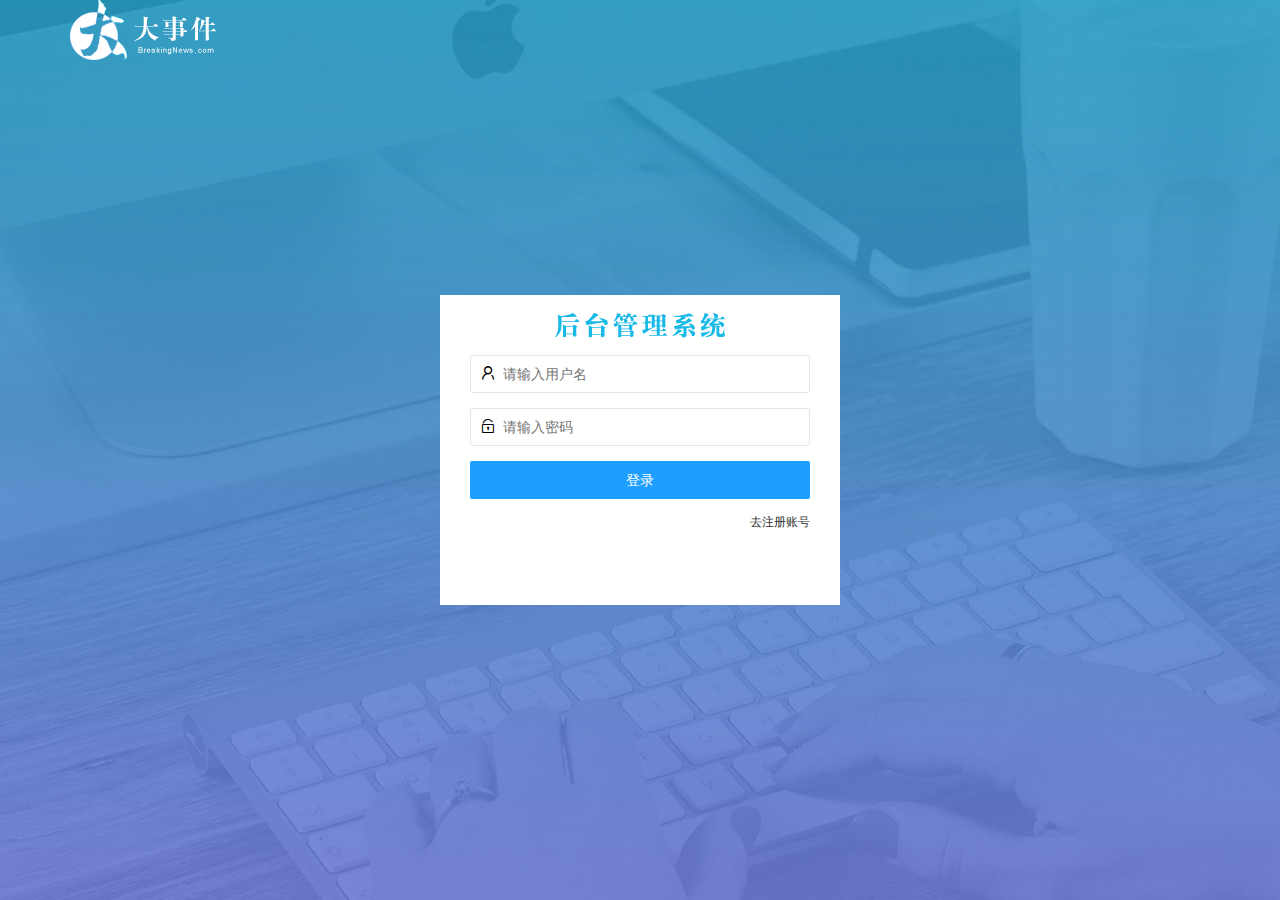
<file: login.html>
<!DOCTYPE html>
<html lang="en">

<head>
    <meta charset="UTF-8">
    <meta name="viewport" content="width=device-width, initial-scale=1.0">
    <title>大事件 登录/注册</title>
    <link rel="stylesheet" href="assets/lib/layui/css/layui.css">
    <link rel="stylesheet" href="assets/css/login.css">
</head>

<body>
    <!-- 头部logo区域 -->
    <div class="layui-main">
        <img src="assets/images/logo.png" alt="" />
    </div>
    <!-- 登录注册区域 -->
    <div class="loginAndRegBox">
        <div class="title-box"></div>
        <!-- 登录的div -->
        <div class="login-box">
            <!-- 登录的表单 -->
            <form class="layui-form" id="form_login">
                <!-- 用户名 -->
                <div class="layui-form-item">
                    <i class="layui-icon layui-icon-username"></i>
                    <input type="text" name="username" required lay-verify="required" placeholder="请输入用户名" autocomplete="off" class="layui-input" />
                </div>
                <!-- 密码 -->
                <div class="layui-form-item">
                    <i class="layui-icon layui-icon-password"></i>
                    <input type="password" name="password" required lay-verify="required|pwd" placeholder="请输入密码" autocomplete="off" class="layui-input" />
                </div>
                <!-- 登录按钮 -->
                <div class="layui-form-item">
                    <!-- 注意：表单提交按钮和普通按钮的区别，就是 lay-submit 属性 -->
                    <button class="layui-btn layui-btn-fluid layui-btn-normal" lay-submit>登录</button>
                </div>
                <div class="layui-form-item links">
                    <a href="javascript:;" id="link_reg">去注册账号</a>
                </div>
            </form>
        </div>
        <!-- 注册的div -->
        <div class="reg-box">
            <!-- 注册的表单 -->
            <form class="layui-form" id="form_reg">
                <!-- 用户名 -->
                <div class="layui-form-item">
                    <i class="layui-icon layui-icon-username"></i>
                    <input type="text" name="username" required lay-verify="required" placeholder="请输入用户名" autocomplete="off" class="layui-input" />
                </div>
                <!-- 密码 -->
                <div class="layui-form-item">
                    <i class="layui-icon layui-icon-password"></i>
                    <input type="password" name="password" required lay-verify="required|pwd" placeholder="请输入密码" autocomplete="off" class="layui-input" />
                </div>
                <!-- 密码确认框 -->
                <div class="layui-form-item">
                    <i class="layui-icon layui-icon-password"></i>
                    <input type="password" name="repassword" required lay-verify="required|pwd|repwd" placeholder="再次确认密码" autocomplete="off" class="layui-input" />
                </div>
                <!-- 注册按钮 -->
                <div class="layui-form-item">
                    <!-- 注意：表单提交按钮和普通按钮的区别，就是 lay-submit 属性 -->
                    <button class="layui-btn layui-btn-fluid layui-btn-normal" lay-submit>注册</button>
                </div>
                <div class="layui-form-item links">
                    <a href="javascript:;" id="link_login">去登录</a>
                </div>
            </form>
        </div>
    </div>
    <!-- 导入layui的js文件 -->
    <script src="./assets/lib/layui/layui.all.js"></script>
    <!-- 导入jquery -->
    <script src="./assets/lib/jquery.js"></script>
    <!-- 导入自己封装的baseAPI.js -->
    <script src="./assets/js/baseAPI.js"></script>
    <!-- 导入自己的js脚本 -->
    <script src="./assets/js/login.js"></script>
</body>

</html>
</file>
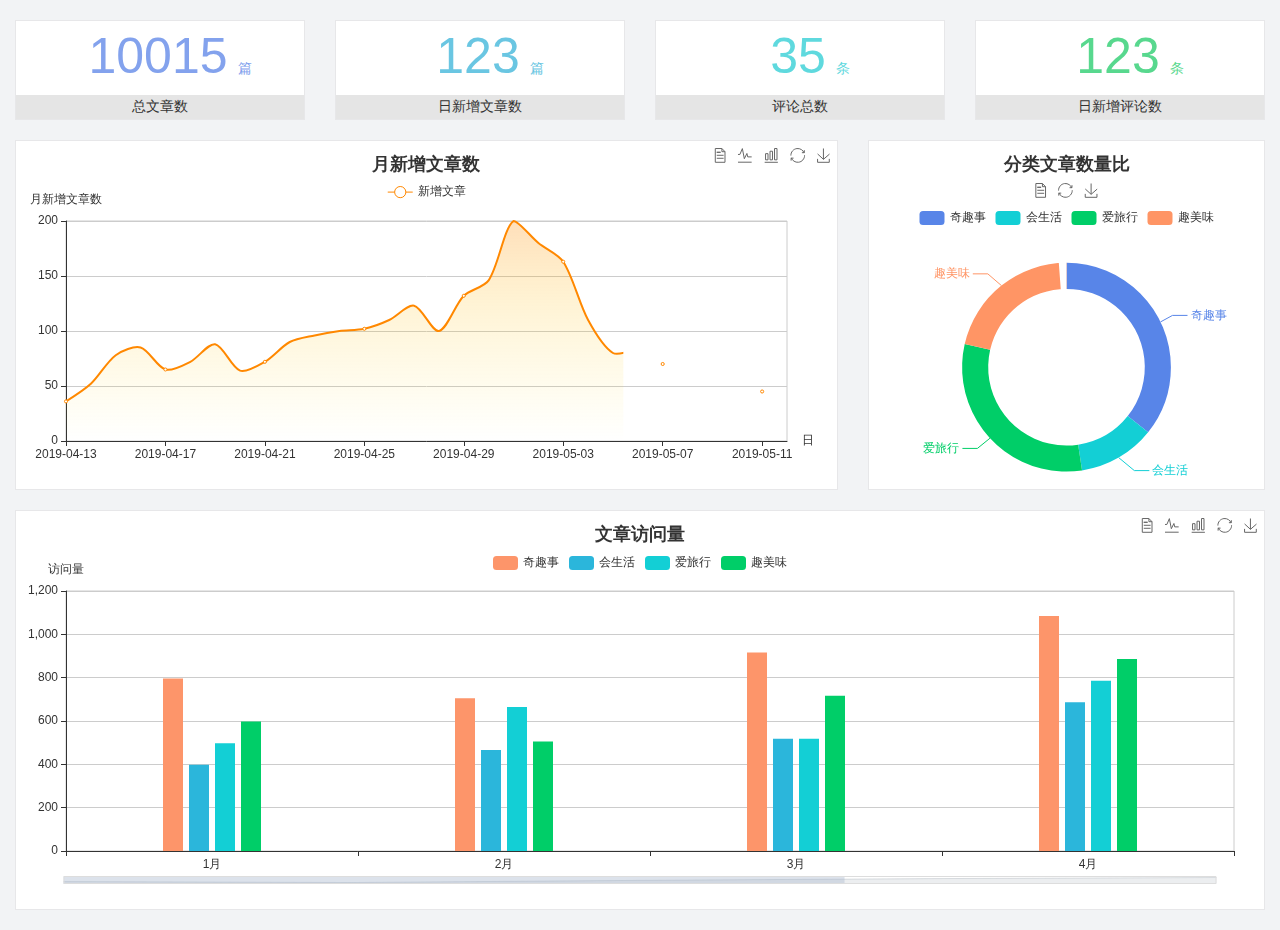
<file: home/dashboard.html>
<!DOCTYPE html>
<html lang="en">

<head>
    <meta charset="UTF-8">
    <meta name="viewport" content="width=device-width, initial-scale=1.0">
    <meta http-equiv="X-UA-Compatible" content="ie=edge">
    <title>图表统计</title>
    <link rel="stylesheet" href="../assets/lib/bootstrap.css" />
    <link rel="stylesheet" href="../assets/lib/main.css" />
    <script src="../assets/lib/jquery.js"></script>
    <script type="text/javascript" src="../assets/lib/echarts.min.js"></script>
</head>

<body>
    <div class="container-fluid">
        <div class="row spannel_list">
            <div class="col-sm-3 col-xs-6">
                <div class="spannel">
                    <em>10015</em><span>篇</span>
                    <b>总文章数</b>
                </div>
            </div>
            <div class="col-sm-3 col-xs-6">
                <div class="spannel scolor01">
                    <em>123</em><span>篇</span>
                    <b>日新增文章数</b>
                </div>
            </div>
            <div class="col-sm-3 col-xs-6">
                <div class="spannel scolor02">
                    <em>35</em><span>条</span>
                    <b>评论总数</b>
                </div>
            </div>
            <div class="col-sm-3 col-xs-6">
                <div class="spannel scolor03">
                    <em>123</em><span>条</span>
                    <b>日新增评论数</b>
                </div>
            </div>
        </div>
    </div>

    <div class="container-fluid">
        <div class="row curve-pie">
            <div class="col-lg-8 col-md-8">
                <div class="gragh_pannel" id="curve_show"></div>
            </div>
            <div class="col-lg-4 col-md-4">
                <div class="gragh_pannel" id="pie_show"></div>
            </div>
        </div>
    </div>

    <div class="container-fluid">
        <div class="column_pannel" id="column_show"></div>
    </div>

    <script>
        var oChart = echarts.init(document.getElementById('curve_show'));
        var aList_all = [{
            'count': 36,
            'date': '2019-04-13'
        }, {
            'count': 52,
            'date': '2019-04-14'
        }, {
            'count': 78,
            'date': '2019-04-15'
        }, {
            'count': 85,
            'date': '2019-04-16'
        }, {
            'count': 65,
            'date': '2019-04-17'
        }, {
            'count': 72,
            'date': '2019-04-18'
        }, {
            'count': 88,
            'date': '2019-04-19'
        }, {
            'count': 64,
            'date': '2019-04-20'
        }, {
            'count': 72,
            'date': '2019-04-21'
        }, {
            'count': 90,
            'date': '2019-04-22'
        }, {
            'count': 96,
            'date': '2019-04-23'
        }, {
            'count': 100,
            'date': '2019-04-24'
        }, {
            'count': 102,
            'date': '2019-04-25'
        }, {
            'count': 110,
            'date': '2019-04-26'
        }, {
            'count': 123,
            'date': '2019-04-27'
        }, {
            'count': 100,
            'date': '2019-04-28'
        }, {
            'count': 132,
            'date': '2019-04-29'
        }, {
            'count': 146,
            'date': '2019-04-30'
        }, {
            'count': 200,
            'date': '2019-05-01'
        }, {
            'count': 180,
            'date': '2019-05-02'
        }, {
            'count': 163,
            'date': '2019-05-03'
        }, {
            'count': 110,
            'date': '2019-05-04'
        }, {
            'count': 80,
            'date': '2019-05-05'
        }, {
            'count': 82,
            'date': '2019-05-06'
        }, {
            'count': 70,
            'date': '2019-05-07'
        }, {
            'count': 65,
            'date': '2019-05-08'
        }, {
            'count': 54,
            'date': '2019-05-09'
        }, {
            'count': 40,
            'date': '2019-05-10'
        }, {
            'count': 45,
            'date': '2019-05-11'
        }, {
            'count': 38,
            'date': '2019-05-12'
        }, ];

        let aCount = [];
        let aDate = [];

        for (var i = 0; i < aList_all.length; i++) {
            aCount.push(aList_all[i].count);
            aDate.push(aList_all[i].date);
        }

        var chartopt = {
            title: {
                text: '月新增文章数',
                left: 'center',
                top: '10'
            },
            tooltip: {
                trigger: 'axis'
            },
            legend: {
                data: ['新增文章'],
                top: '40'
            },
            toolbox: {
                show: true,
                feature: {
                    mark: {
                        show: true
                    },
                    dataView: {
                        show: true,
                        readOnly: false
                    },
                    magicType: {
                        show: true,
                        type: ['line', 'bar']
                    },
                    restore: {
                        show: true
                    },
                    saveAsImage: {
                        show: true
                    }
                }
            },
            calculable: true,
            xAxis: [{
                name: '日',
                type: 'category',
                boundaryGap: false,
                data: aDate
            }],
            yAxis: [{
                name: '月新增文章数',
                type: 'value'
            }],
            series: [{
                name: '新增文章',
                type: 'line',
                smooth: true,
                itemStyle: {
                    normal: {
                        areaStyle: {
                            type: 'default'
                        },
                        color: '#f80'
                    },
                    lineStyle: {
                        color: '#f80'
                    }
                },
                data: aCount
            }],
            areaStyle: {
                normal: {
                    color: new echarts.graphic.LinearGradient(0, 0, 0, 1, [{
                        offset: 0,
                        color: 'rgba(255,136,0,0.39)'
                    }, {
                        offset: .34,
                        color: 'rgba(255,180,0,0.25)'
                    }, {
                        offset: 1,
                        color: 'rgba(255,222,0,0.00)'
                    }])

                }
            },
            grid: {
                show: true,
                x: 50,
                x2: 50,
                y: 80,
                height: 220
            }
        };

        oChart.setOption(chartopt);


        var oPie = echarts.init(document.getElementById('pie_show'));
        var oPieopt = {
            title: {
                top: 10,
                text: '分类文章数量比',
                x: 'center'
            },
            tooltip: {
                trigger: 'item',
                formatter: "{a} <br/>{b} : {c} ({d}%)"
            },
            color: ['#5885e8', '#13cfd5', '#00ce68', '#ff9565'],
            legend: {
                x: 'center',
                top: 65,
                data: ['奇趣事', '会生活', '爱旅行', '趣美味']
            },
            toolbox: {
                show: true,
                x: 'center',
                top: 35,
                feature: {
                    mark: {
                        show: true
                    },
                    dataView: {
                        show: true,
                        readOnly: false
                    },
                    magicType: {
                        show: true,
                        type: ['pie', 'funnel'],
                        option: {
                            funnel: {
                                x: '25%',
                                width: '50%',
                                funnelAlign: 'left',
                                max: 1548
                            }
                        }
                    },
                    restore: {
                        show: true
                    },
                    saveAsImage: {
                        show: true
                    }
                }
            },
            calculable: true,
            series: [{
                name: '访问来源',
                type: 'pie',
                radius: ['45%', '60%'],
                center: ['50%', '65%'],
                data: [{
                    value: 300,
                    name: '奇趣事'
                }, {
                    value: 100,
                    name: '会生活'
                }, {
                    value: 260,
                    name: '爱旅行'
                }, {
                    value: 180,
                    name: '趣美味'
                }]
            }]
        };
        oPie.setOption(oPieopt);



        var oColumn = this.echarts.init(document.getElementById('column_show'));
        var oColumnopt = {
            title: {
                text: '文章访问量',
                left: 'center',
                top: '10'
            },
            tooltip: {
                trigger: 'axis'
            },
            legend: {
                data: ['奇趣事', '会生活', '爱旅行', '趣美味'],
                top: '40'
            },
            toolbox: {
                show: true,
                feature: {
                    mark: {
                        show: true
                    },
                    dataView: {
                        show: true,
                        readOnly: false
                    },
                    magicType: {
                        show: true,
                        type: ['line', 'bar']
                    },
                    restore: {
                        show: true
                    },
                    saveAsImage: {
                        show: true
                    }
                }
            },
            calculable: true,
            xAxis: [{
                type: 'category',
                data: ['1月', '2月', '3月', '4月', '5月']
            }],
            yAxis: [{
                name: '访问量',
                type: 'value'
            }],
            series: [{
                name: '奇趣事',
                type: 'bar',
                barWidth: 20,
                itemStyle: {
                    normal: {
                        areaStyle: {
                            type: 'default'
                        },
                        color: '#fd956a'
                    }
                },
                data: [800, 708, 920, 1090, 1200]
            }, {
                name: '会生活',
                type: 'bar',
                barWidth: 20,
                itemStyle: {
                    normal: {
                        areaStyle: {
                            type: 'default'
                        },
                        color: '#2bb6db'
                    }
                },
                data: [400, 468, 520, 690, 800]
            }, {
                name: '爱旅行',
                type: 'bar',
                barWidth: 20,
                itemStyle: {
                    normal: {
                        areaStyle: {
                            type: 'default'
                        },
                        color: '#13cfd5'
                    }
                },
                data: [500, 668, 520, 790, 900]
            }, {
                name: '趣美味',
                type: 'bar',
                barWidth: 20,
                itemStyle: {
                    normal: {
                        areaStyle: {
                            type: 'default'
                        },
                        color: '#00ce68'
                    }
                },
                data: [600, 508, 720, 890, 1000]
            }],
            grid: {
                show: true,
                x: 50,
                x2: 30,
                y: 80,
                height: 260
            },
            dataZoom: [ //给x轴设置滚动条
                {
                    start: 0, //默认为0
                    end: 100 - 1000 / 31, //默认为100
                    type: 'slider',
                    show: true,
                    xAxisIndex: [0],
                    handleSize: 0, //滑动条的 左右2个滑动条的大小
                    height: 8, //组件高度
                    left: 45, //左边的距离
                    right: 50, //右边的距离
                    bottom: 26, //右边的距离
                    handleColor: '#ddd', //h滑动图标的颜色
                    handleStyle: {
                        borderColor: "#cacaca",
                        borderWidth: "1",
                        shadowBlur: 2,
                        background: "#ddd",
                        shadowColor: "#ddd",
                    }
                }
            ]
        };
        oColumn.setOption(oColumnopt);
    </script>
</body>

</html>
</file>
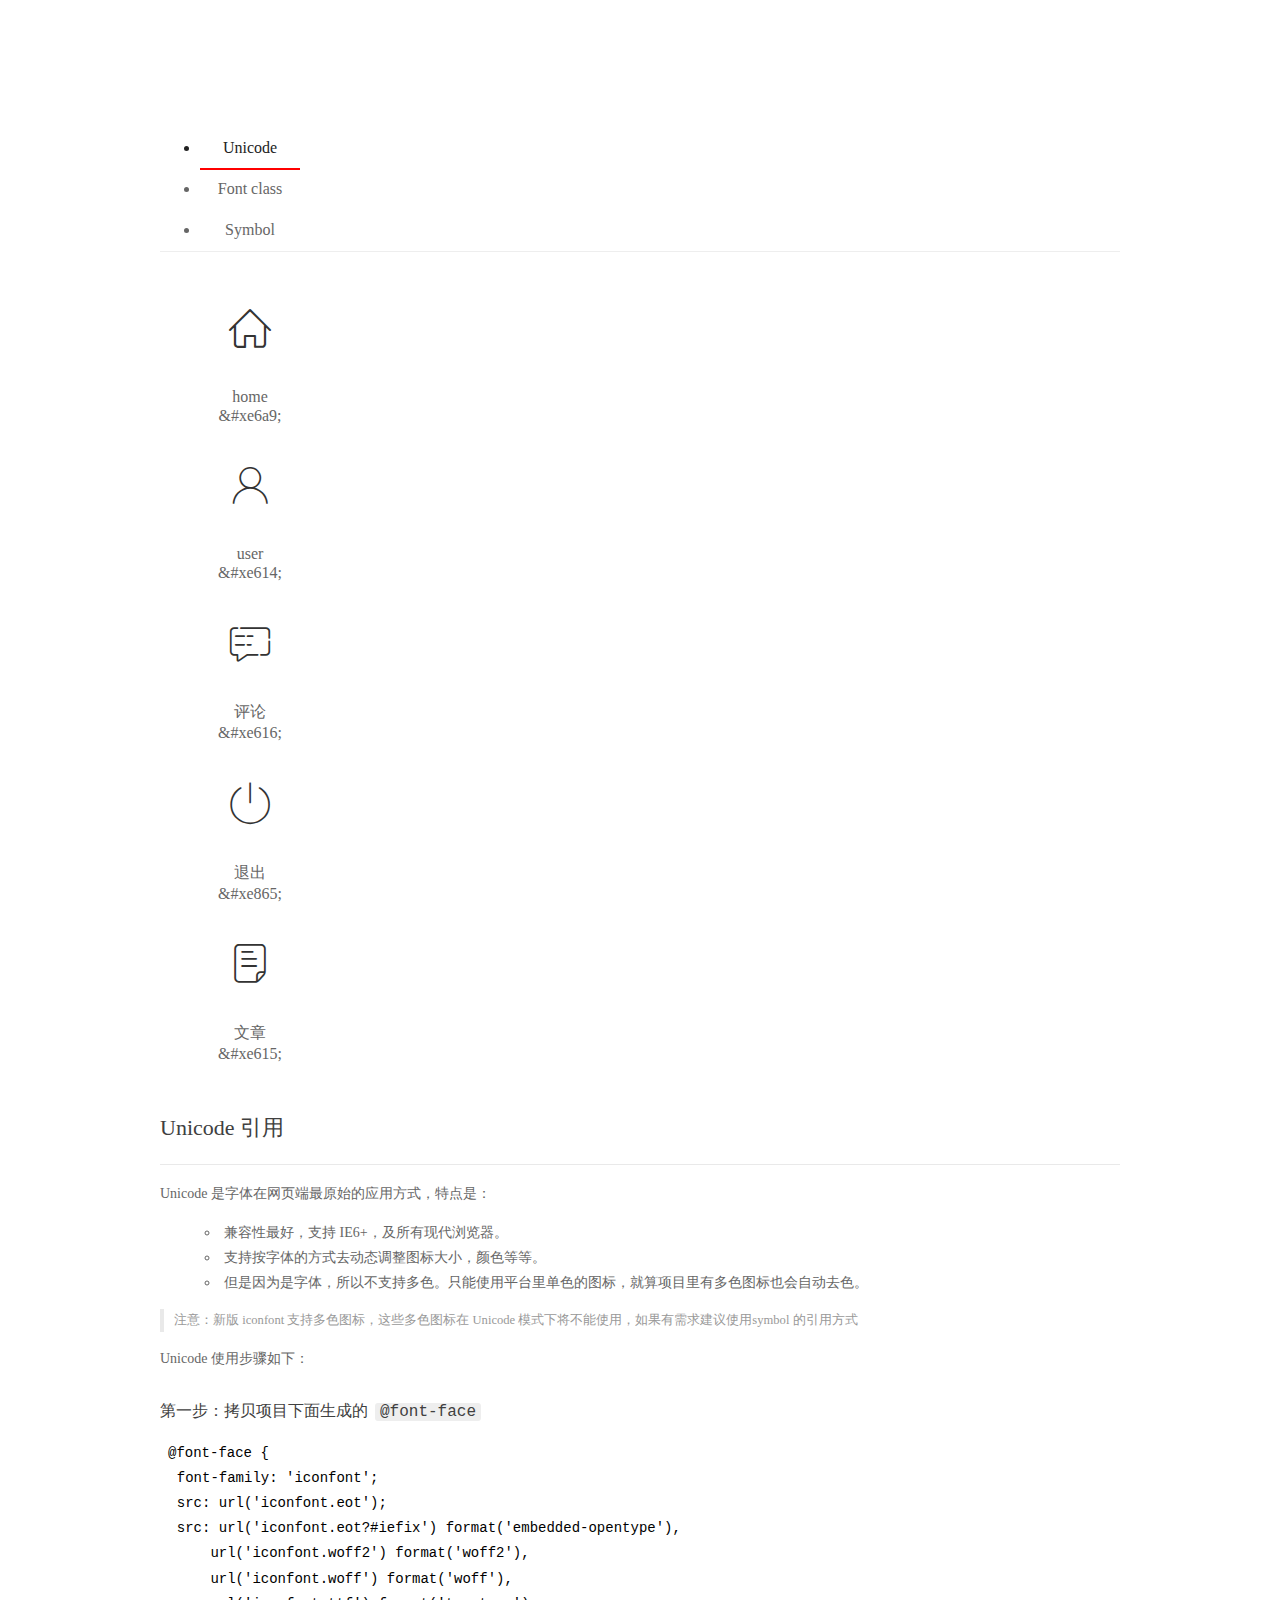
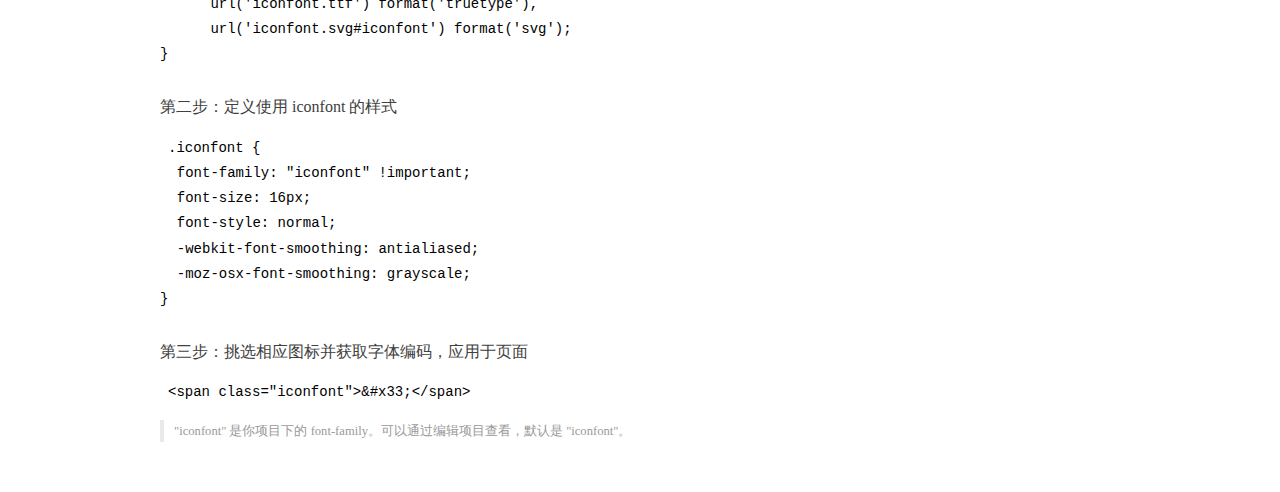
<file: assets/fonts/demo_index.html>
<!DOCTYPE html>
<html>
<head>
  <meta charset="utf-8"/>
  <title>IconFont Demo</title>
  <link rel="shortcut icon" href="https://gtms04.alicdn.com/tps/i4/TB1_oz6GVXXXXaFXpXXJDFnIXXX-64-64.ico" type="image/x-icon"/>
  <link rel="stylesheet" href="https://g.alicdn.com/thx/cube/1.3.2/cube.min.css">
  <link rel="stylesheet" href="demo.css">
  <link rel="stylesheet" href="iconfont.css">
  <script src="iconfont.js"></script>
  <!-- jQuery -->
  <script src="https://a1.alicdn.com/oss/uploads/2018/12/26/7bfddb60-08e8-11e9-9b04-53e73bb6408b.js"></script>
  <!-- 代码高亮 -->
  <script src="https://a1.alicdn.com/oss/uploads/2018/12/26/a3f714d0-08e6-11e9-8a15-ebf944d7534c.js"></script>
</head>
<body>
  <div class="main">
    <h1 class="logo"><a href="https://www.iconfont.cn/" title="iconfont 首页" target="_blank">&#xe86b;</a></h1>
    <div class="nav-tabs">
      <ul id="tabs" class="dib-box">
        <li class="dib active"><span>Unicode</span></li>
        <li class="dib"><span>Font class</span></li>
        <li class="dib"><span>Symbol</span></li>
      </ul>
      
    </div>
    <div class="tab-container">
      <div class="content unicode" style="display: block;">
          <ul class="icon_lists dib-box">
          
            <li class="dib">
              <span class="icon iconfont">&#xe6a9;</span>
                <div class="name">home</div>
                <div class="code-name">&amp;#xe6a9;</div>
              </li>
          
            <li class="dib">
              <span class="icon iconfont">&#xe614;</span>
                <div class="name">user</div>
                <div class="code-name">&amp;#xe614;</div>
              </li>
          
            <li class="dib">
              <span class="icon iconfont">&#xe616;</span>
                <div class="name">评论</div>
                <div class="code-name">&amp;#xe616;</div>
              </li>
          
            <li class="dib">
              <span class="icon iconfont">&#xe865;</span>
                <div class="name">退出</div>
                <div class="code-name">&amp;#xe865;</div>
              </li>
          
            <li class="dib">
              <span class="icon iconfont">&#xe615;</span>
                <div class="name">文章</div>
                <div class="code-name">&amp;#xe615;</div>
              </li>
          
          </ul>
          <div class="article markdown">
          <h2 id="unicode-">Unicode 引用</h2>
          <hr>

          <p>Unicode 是字体在网页端最原始的应用方式，特点是：</p>
          <ul>
            <li>兼容性最好，支持 IE6+，及所有现代浏览器。</li>
            <li>支持按字体的方式去动态调整图标大小，颜色等等。</li>
            <li>但是因为是字体，所以不支持多色。只能使用平台里单色的图标，就算项目里有多色图标也会自动去色。</li>
          </ul>
          <blockquote>
            <p>注意：新版 iconfont 支持多色图标，这些多色图标在 Unicode 模式下将不能使用，如果有需求建议使用symbol 的引用方式</p>
          </blockquote>
          <p>Unicode 使用步骤如下：</p>
          <h3 id="-font-face">第一步：拷贝项目下面生成的 <code>@font-face</code></h3>
<pre><code class="language-css"
>@font-face {
  font-family: 'iconfont';
  src: url('iconfont.eot');
  src: url('iconfont.eot?#iefix') format('embedded-opentype'),
      url('iconfont.woff2') format('woff2'),
      url('iconfont.woff') format('woff'),
      url('iconfont.ttf') format('truetype'),
      url('iconfont.svg#iconfont') format('svg');
}
</code></pre>
          <h3 id="-iconfont-">第二步：定义使用 iconfont 的样式</h3>
<pre><code class="language-css"
>.iconfont {
  font-family: "iconfont" !important;
  font-size: 16px;
  font-style: normal;
  -webkit-font-smoothing: antialiased;
  -moz-osx-font-smoothing: grayscale;
}
</code></pre>
          <h3 id="-">第三步：挑选相应图标并获取字体编码，应用于页面</h3>
<pre>
<code class="language-html"
>&lt;span class="iconfont"&gt;&amp;#x33;&lt;/span&gt;
</code></pre>
          <blockquote>
            <p>"iconfont" 是你项目下的 font-family。可以通过编辑项目查看，默认是 "iconfont"。</p>
          </blockquote>
          </div>
      </div>
      <div class="content font-class">
        <ul class="icon_lists dib-box">
          
          <li class="dib">
            <span class="icon iconfont icon-home"></span>
            <div class="name">
              home
            </div>
            <div class="code-name">.icon-home
            </div>
          </li>
          
          <li class="dib">
            <span class="icon iconfont icon-user"></span>
            <div class="name">
              user
            </div>
            <div class="code-name">.icon-user
            </div>
          </li>
          
          <li class="dib">
            <span class="icon iconfont icon-pinglun"></span>
            <div class="name">
              评论
            </div>
            <div class="code-name">.icon-pinglun
            </div>
          </li>
          
          <li class="dib">
            <span class="icon iconfont icon-tuichu"></span>
            <div class="name">
              退出
            </div>
            <div class="code-name">.icon-tuichu
            </div>
          </li>
          
          <li class="dib">
            <span class="icon iconfont icon-16"></span>
            <div class="name">
              文章
            </div>
            <div class="code-name">.icon-16
            </div>
          </li>
          
        </ul>
        <div class="article markdown">
        <h2 id="font-class-">font-class 引用</h2>
        <hr>

        <p>font-class 是 Unicode 使用方式的一种变种，主要是解决 Unicode 书写不直观，语意不明确的问题。</p>
        <p>与 Unicode 使用方式相比，具有如下特点：</p>
        <ul>
          <li>兼容性良好，支持 IE8+，及所有现代浏览器。</li>
          <li>相比于 Unicode 语意明确，书写更直观。可以很容易分辨这个 icon 是什么。</li>
          <li>因为使用 class 来定义图标，所以当要替换图标时，只需要修改 class 里面的 Unicode 引用。</li>
          <li>不过因为本质上还是使用的字体，所以多色图标还是不支持的。</li>
        </ul>
        <p>使用步骤如下：</p>
        <h3 id="-fontclass-">第一步：引入项目下面生成的 fontclass 代码：</h3>
<pre><code class="language-html">&lt;link rel="stylesheet" href="./iconfont.css"&gt;
</code></pre>
        <h3 id="-">第二步：挑选相应图标并获取类名，应用于页面：</h3>
<pre><code class="language-html">&lt;span class="iconfont icon-xxx"&gt;&lt;/span&gt;
</code></pre>
        <blockquote>
          <p>"
            iconfont" 是你项目下的 font-family。可以通过编辑项目查看，默认是 "iconfont"。</p>
        </blockquote>
      </div>
      </div>
      <div class="content symbol">
          <ul class="icon_lists dib-box">
          
            <li class="dib">
                <svg class="icon svg-icon" aria-hidden="true">
                  <use xlink:href="#icon-home"></use>
                </svg>
                <div class="name">home</div>
                <div class="code-name">#icon-home</div>
            </li>
          
            <li class="dib">
                <svg class="icon svg-icon" aria-hidden="true">
                  <use xlink:href="#icon-user"></use>
                </svg>
                <div class="name">user</div>
                <div class="code-name">#icon-user</div>
            </li>
          
            <li class="dib">
                <svg class="icon svg-icon" aria-hidden="true">
                  <use xlink:href="#icon-pinglun"></use>
                </svg>
                <div class="name">评论</div>
                <div class="code-name">#icon-pinglun</div>
            </li>
          
            <li class="dib">
                <svg class="icon svg-icon" aria-hidden="true">
                  <use xlink:href="#icon-tuichu"></use>
                </svg>
                <div class="name">退出</div>
                <div class="code-name">#icon-tuichu</div>
            </li>
          
            <li class="dib">
                <svg class="icon svg-icon" aria-hidden="true">
                  <use xlink:href="#icon-16"></use>
                </svg>
                <div class="name">文章</div>
                <div class="code-name">#icon-16</div>
            </li>
          
          </ul>
          <div class="article markdown">
          <h2 id="symbol-">Symbol 引用</h2>
          <hr>

          <p>这是一种全新的使用方式，应该说这才是未来的主流，也是平台目前推荐的用法。相关介绍可以参考这篇<a href="">文章</a>
            这种用法其实是做了一个 SVG 的集合，与另外两种相比具有如下特点：</p>
          <ul>
            <li>支持多色图标了，不再受单色限制。</li>
            <li>通过一些技巧，支持像字体那样，通过 <code>font-size</code>, <code>color</code> 来调整样式。</li>
            <li>兼容性较差，支持 IE9+，及现代浏览器。</li>
            <li>浏览器渲染 SVG 的性能一般，还不如 png。</li>
          </ul>
          <p>使用步骤如下：</p>
          <h3 id="-symbol-">第一步：引入项目下面生成的 symbol 代码：</h3>
<pre><code class="language-html">&lt;script src="./iconfont.js"&gt;&lt;/script&gt;
</code></pre>
          <h3 id="-css-">第二步：加入通用 CSS 代码（引入一次就行）：</h3>
<pre><code class="language-html">&lt;style&gt;
.icon {
  width: 1em;
  height: 1em;
  vertical-align: -0.15em;
  fill: currentColor;
  overflow: hidden;
}
&lt;/style&gt;
</code></pre>
          <h3 id="-">第三步：挑选相应图标并获取类名，应用于页面：</h3>
<pre><code class="language-html">&lt;svg class="icon" aria-hidden="true"&gt;
  &lt;use xlink:href="#icon-xxx"&gt;&lt;/use&gt;
&lt;/svg&gt;
</code></pre>
          </div>
      </div>

    </div>
  </div>
  <script>
  $(document).ready(function () {
      $('.tab-container .content:first').show()

      $('#tabs li').click(function (e) {
        var tabContent = $('.tab-container .content')
        var index = $(this).index()

        if ($(this).hasClass('active')) {
          return
        } else {
          $('#tabs li').removeClass('active')
          $(this).addClass('active')

          tabContent.hide().eq(index).fadeIn()
        }
      })
    })
  </script>
</body>
</html>
</file>
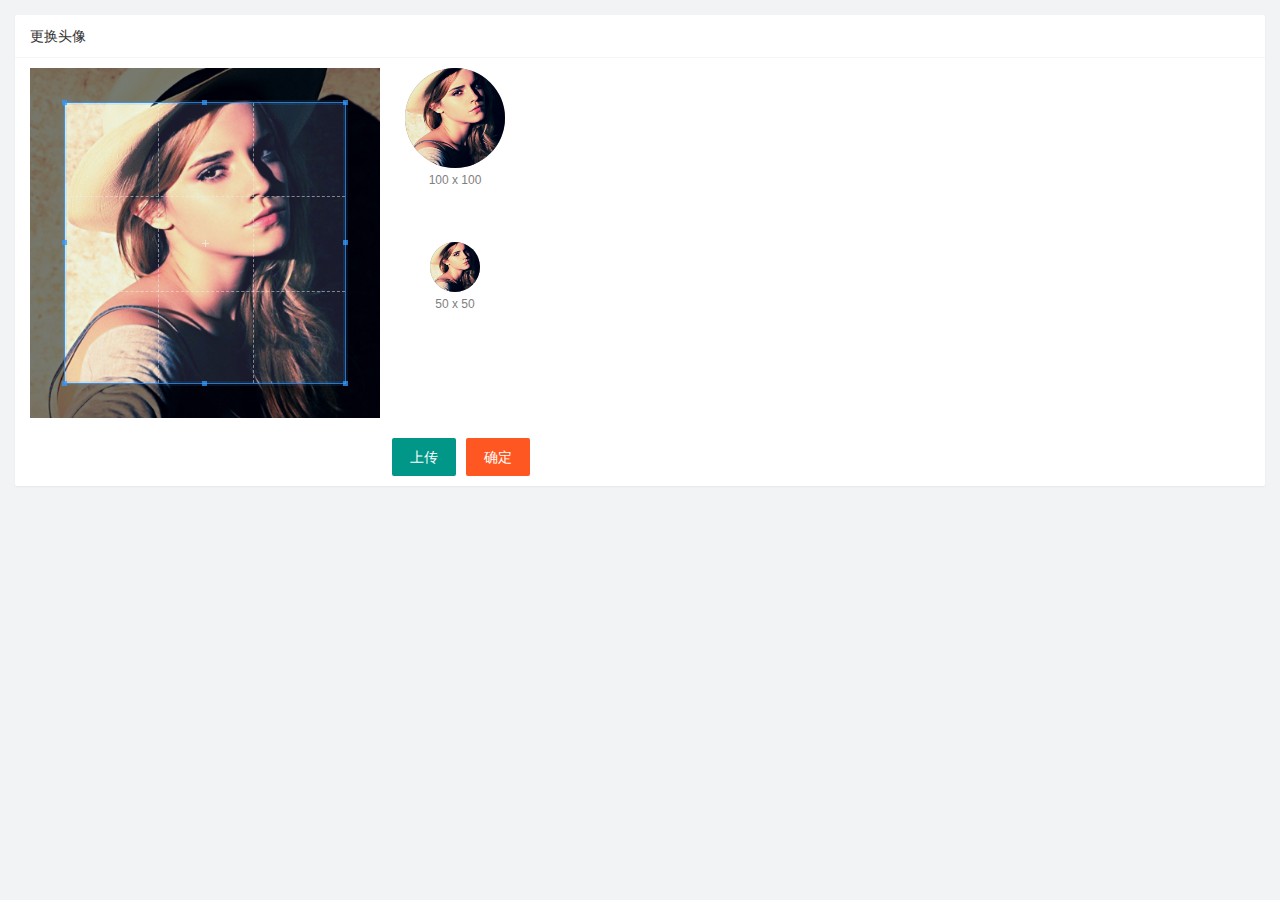
<file: home/user/user_avatar.html>
<!DOCTYPE html>
<html lang="en">

<head>
    <meta charset="UTF-8">
    <meta name="viewport" content="width=device-width, initial-scale=1.0">
    <title>Document</title>
    <link rel="stylesheet" href="../../assets/lib/layui/css/layui.css">
    <link rel="stylesheet" href="../../assets/lib/cropper/cropper.css" />
    <link rel="stylesheet" href="../../assets/css/user/user_avatar.css">

</head>

<body>
    <!-- 卡片区域 -->
    <div class="layui-card">
        <div class="layui-card-header">更换头像</div>
        <div class="layui-card-body">
            <!-- 第一行的图片裁剪和预览区域 -->
            <div class="row1">
                <!-- 图片裁剪区域 -->
                <div class="cropper-box">
                    <!-- 这个 img 标签很重要，将来会把它初始化为裁剪区域 -->
                    <img id="image" src="../../assets/images/sample.jpg" />
                </div>
                <!-- 图片的预览区域 -->
                <div class="preview-box">
                    <div>
                        <!-- 宽高为 100px 的预览区域 -->
                        <div class="img-preview w100"></div>
                        <p class="size">100 x 100</p>
                    </div>
                    <div>
                        <!-- 宽高为 50px 的预览区域 -->
                        <div class="img-preview w50"></div>
                        <p class="size">50 x 50</p>
                    </div>
                </div>
            </div>

            <!-- 第二行的按钮区域 -->
            <div class="row2">
                <!--  通过accept属性 可以指定 允许用户选择什么类型的文件-->
                <input type="file" id="file" accept="image/png,image/jpeg" />
                <button type="button" class="layui-btn" id="btnChooseImage">上传</button>
                <button type="button" class="layui-btn layui-btn-danger" id="btnUpload">确定</button>
            </div>
        </div>
    </div>
    <script src="../../assets/lib/layui/layui.all.js"></script>
    <script src="../../assets/lib/jquery.js"></script>
    <script src="../../assets/lib/cropper/Cropper.js"></script>
    <script src="../../assets/lib/cropper/jquery-cropper.js"></script>
    <!-- 导入自己的js -->
    <script src="../../assets/js/user/user_avatar.js"></script>
</body>

</html>
</file>
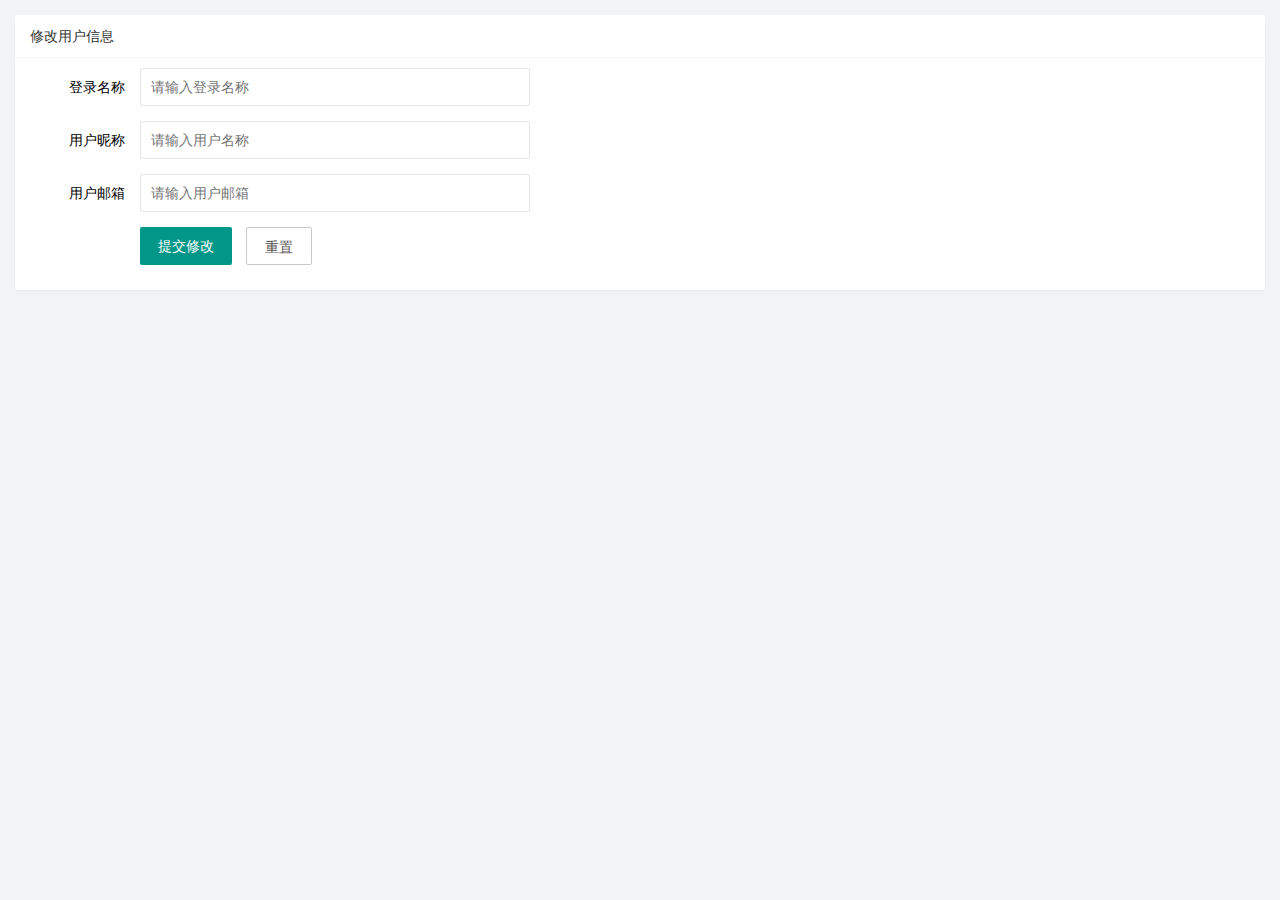
<file: home/user/user_info.html>
<!DOCTYPE html>
<html lang="en">

<head>
    <meta charset="UTF-8">
    <meta name="viewport" content="width=device-width, initial-scale=1.0">
    <title>Document</title>
    <!-- 导入layui -->
    <link rel="stylesheet" href="../../assets/lib/layui/css/layui.css">
    <!-- 自己的样式  要先导入第三方的 自己的样式永远放在第三方的下面 因为自己的可能覆盖第三方的 -->
    <link rel="stylesheet" href="../../assets/css/user/user_info.css">
</head>

<body>
    <!-- 卡片区域 -->
    <div class="layui-card">
        <div class="layui-card-header">修改用户信息</div>
        <!-- form表单区域 -->
        <div class="layui-card-body">
            <form class="layui-form" lay-filter="formUserInfo">
                <!-- 这是隐藏域  隐藏域是不可见的 这也是和隐藏的区别 -->
                <input type="hidden" name="id" value='' />
                <div class="layui-form-item">
                    <label class="layui-form-label">登录名称</label>
                    <div class="layui-input-block">
                        <input type="text" name="username" required lay-verify="required" placeholder="请输入登录名称" autocomplete="off" class="layui-input" readonly>
                    </div>
                </div>
                <div class="layui-form-item">
                    <label class="layui-form-label">用户昵称</label>
                    <div class="layui-input-block">
                        <input type="text" name="nickname" required lay-verify="required|nickname" placeholder="请输入用户名称" autocomplete="off" class="layui-input">
                    </div>
                </div>
                <div class="layui-form-item">
                    <label class="layui-form-label">用户邮箱</label>
                    <div class="layui-input-block">
                        <input type="text" name="email" required lay-verify="required|email" placeholder="请输入用户邮箱" autocomplete="off" class="layui-input">
                    </div>
                </div>

                <div class="layui-form-item">
                    <div class="layui-input-block">
                        <button class="layui-btn" lay-submit lay-filter="formDemo">提交修改</button>
                        <button type="reset" class="layui-btn layui-btn-primary" id="btnReset">重置</button>
                    </div>
                </div>
            </form>
        </div>
    </div>
    <!-- 导入layui的js -->
    <script src="../../assets/lib/layui/layui.all.js"></script>
    <!-- 导入jquery -->
    <script src="../../assets/lib/jquery.js"></script>
    <!-- 导入 baseAPI-->
    <script src="../../assets/js/baseAPI.js"></script>
    <!-- 导入自己的js -->
    <script src="../../assets/js/user/user_info.js"></script>
</body>

</html>
</file>
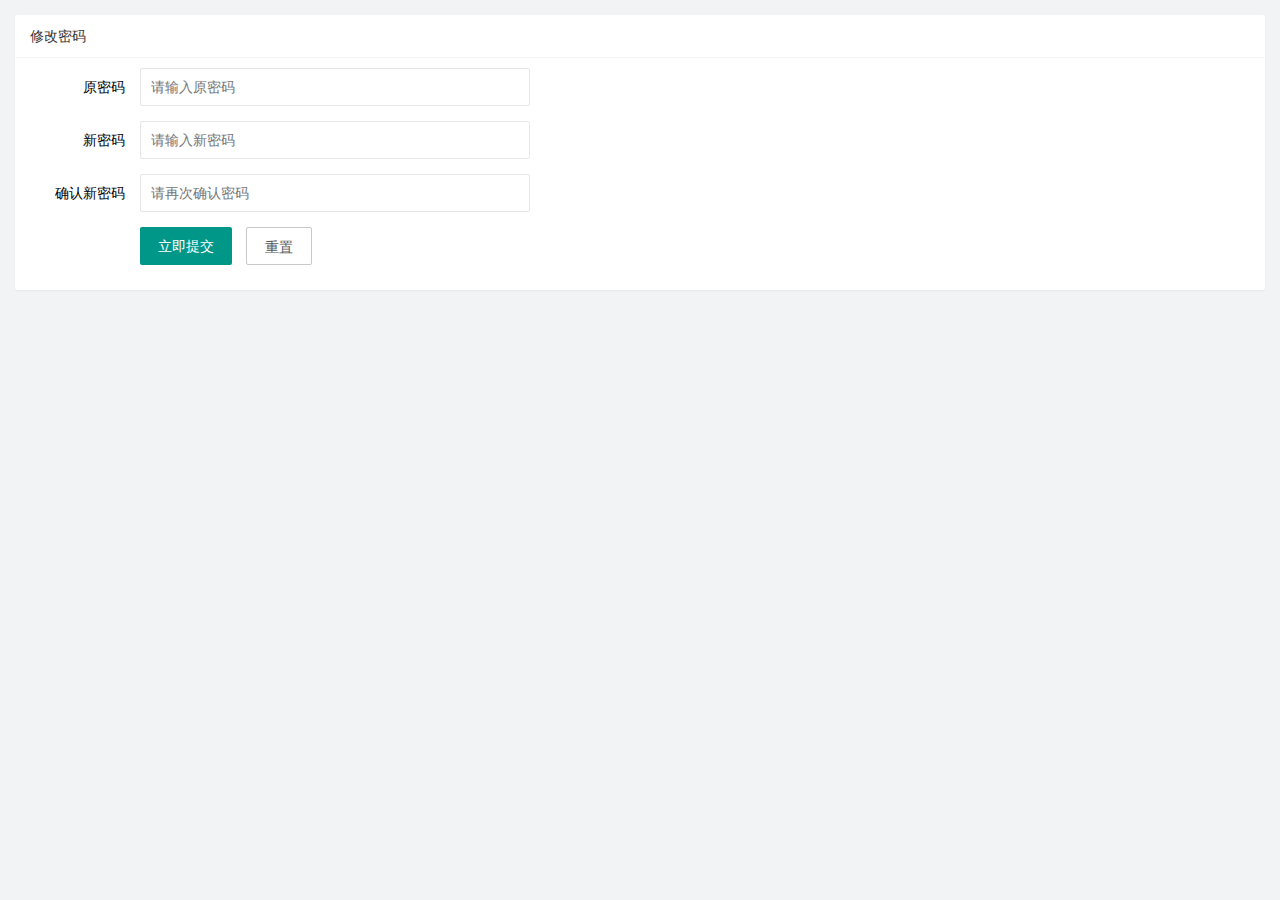
<file: home/user/user_pwd.html>
<!DOCTYPE html>
<html lang="en">

<head>
    <meta charset="UTF-8">
    <meta name="viewport" content="width=device-width, initial-scale=1.0">
    <title>Document</title>
    <link rel="stylesheet" href="../../assets/lib/layui/css/layui.css">
    <link rel="stylesheet" href="../../assets/css/user/user_pwd.css">
</head>

<body>
    <!-- 卡片区域 -->
    <div class="layui-card">
        <div class="layui-card-header">修改密码</div>
        <div class="layui-card-body">
            <form class="layui-form">
                <div class="layui-form-item">
                    <label class="layui-form-label">原密码</label>
                    <div class="layui-input-block">
                        <input type="text" name="oldPwd" required lay-verify="required|pwd" placeholder="请输入原密码" autocomplete="off" class="layui-input">
                    </div>
                </div>
                <div class="layui-form-item">
                    <label class="layui-form-label">新密码</label>
                    <div class="layui-input-block">
                        <input type="text" name="newPwd" required lay-verify="required|pwd|samePwd" placeholder="请输入新密码" autocomplete="off" class="layui-input">
                    </div>
                </div>
                <div class="layui-form-item">
                    <label class="layui-form-label">确认新密码</label>
                    <div class="layui-input-block">
                        <input type="text" name="rePwd" required lay-verify="required|pwd|rePwd" placeholder="请再次确认密码" autocomplete="off" class="layui-input">
                    </div>
                </div>
                <div class="layui-form-item">
                    <div class="layui-input-block">
                        <button class="layui-btn" lay-submit lay-filter="formDemo">立即提交</button>
                        <button type="reset" class="layui-btn layui-btn-primary">重置</button>
                    </div>
                </div>
            </form>
        </div>
    </div>
    <!-- 导入layui -->
    <script src="../../assets/lib/layui/layui.all.js"></script>
    <!-- 导入jquery -->
    <script src="../../assets/lib/jquery.js"></script>
    <!-- 导入baseAPI -->
    <script src="../../assets/js/baseAPI.js"></script>
    <!-- 导入自己的 -->
    <script src="../../assets/js/user/user_pwd.js"></script>
</body>

</html>
</file>
<file: assets/lib/layui/css/layui.css>
/** layui-v2.5.5 MIT License By https://www.layui.com */
 .layui-inline,img{display:inline-block;vertical-align:middle}h1,h2,h3,h4,h5,h6{font-weight:400}.layui-edge,.layui-header,.layui-inline,.layui-main{position:relative}.layui-body,.layui-edge,.layui-elip{overflow:hidden}.layui-btn,.layui-edge,.layui-inline,img{vertical-align:middle}.layui-btn,.layui-disabled,.layui-icon,.layui-unselect{-moz-user-select:none;-webkit-user-select:none;-ms-user-select:none}.layui-elip,.layui-form-checkbox span,.layui-form-pane .layui-form-label{text-overflow:ellipsis;white-space:nowrap}.layui-breadcrumb,.layui-tree-btnGroup{visibility:hidden}blockquote,body,button,dd,div,dl,dt,form,h1,h2,h3,h4,h5,h6,input,li,ol,p,pre,td,textarea,th,ul{margin:0;padding:0;-webkit-tap-highlight-color:rgba(0,0,0,0)}a:active,a:hover{outline:0}img{border:none}li{list-style:none}table{border-collapse:collapse;border-spacing:0}h4,h5,h6{font-size:100%}button,input,optgroup,option,select,textarea{font-family:inherit;font-size:inherit;font-style:inherit;font-weight:inherit;outline:0}pre{white-space:pre-wrap;white-space:-moz-pre-wrap;white-space:-pre-wrap;white-space:-o-pre-wrap;word-wrap:break-word}body{line-height:24px;font:14px Helvetica Neue,Helvetica,PingFang SC,Tahoma,Arial,sans-serif}hr{height:1px;margin:10px 0;border:0;clear:both}a{color:#333;text-decoration:none}a:hover{color:#777}a cite{font-style:normal;*cursor:pointer}.layui-border-box,.layui-border-box *{box-sizing:border-box}.layui-box,.layui-box *{box-sizing:content-box}.layui-clear{clear:both;*zoom:1}.layui-clear:after{content:'\20';clear:both;*zoom:1;display:block;height:0}.layui-inline{*display:inline;*zoom:1}.layui-edge{display:inline-block;width:0;height:0;border-width:6px;border-style:dashed;border-color:transparent}.layui-edge-top{top:-4px;border-bottom-color:#999;border-bottom-style:solid}.layui-edge-right{border-left-color:#999;border-left-style:solid}.layui-edge-bottom{top:2px;border-top-color:#999;border-top-style:solid}.layui-edge-left{border-right-color:#999;border-right-style:solid}.layui-disabled,.layui-disabled:hover{color:#d2d2d2!important;cursor:not-allowed!important}.layui-circle{border-radius:100%}.layui-show{display:block!important}.layui-hide{display:none!important}@font-face{font-family:layui-icon;src:url(../font/iconfont.eot?v=250);src:url(../font/iconfont.eot?v=250#iefix) format('embedded-opentype'),url(../font/iconfont.woff2?v=250) format('woff2'),url(../font/iconfont.woff?v=250) format('woff'),url(../font/iconfont.ttf?v=250) format('truetype'),url(../font/iconfont.svg?v=250#layui-icon) format('svg')}.layui-icon{font-family:layui-icon!important;font-size:16px;font-style:normal;-webkit-font-smoothing:antialiased;-moz-osx-font-smoothing:grayscale}.layui-icon-reply-fill:before{content:"\e611"}.layui-icon-set-fill:before{content:"\e614"}.layui-icon-menu-fill:before{content:"\e60f"}.layui-icon-search:before{content:"\e615"}.layui-icon-share:before{content:"\e641"}.layui-icon-set-sm:before{content:"\e620"}.layui-icon-engine:before{content:"\e628"}.layui-icon-close:before{content:"\1006"}.layui-icon-close-fill:before{content:"\1007"}.layui-icon-chart-screen:before{content:"\e629"}.layui-icon-star:before{content:"\e600"}.layui-icon-circle-dot:before{content:"\e617"}.layui-icon-chat:before{content:"\e606"}.layui-icon-release:before{content:"\e609"}.layui-icon-list:before{content:"\e60a"}.layui-icon-chart:before{content:"\e62c"}.layui-icon-ok-circle:before{content:"\1005"}.layui-icon-layim-theme:before{content:"\e61b"}.layui-icon-table:before{content:"\e62d"}.layui-icon-right:before{content:"\e602"}.layui-icon-left:before{content:"\e603"}.layui-icon-cart-simple:before{content:"\e698"}.layui-icon-face-cry:before{content:"\e69c"}.layui-icon-face-smile:before{content:"\e6af"}.layui-icon-survey:before{content:"\e6b2"}.layui-icon-tree:before{content:"\e62e"}.layui-icon-upload-circle:before{content:"\e62f"}.layui-icon-add-circle:before{content:"\e61f"}.layui-icon-download-circle:before{content:"\e601"}.layui-icon-templeate-1:before{content:"\e630"}.layui-icon-util:before{content:"\e631"}.layui-icon-face-surprised:before{content:"\e664"}.layui-icon-edit:before{content:"\e642"}.layui-icon-speaker:before{content:"\e645"}.layui-icon-down:before{content:"\e61a"}.layui-icon-file:before{content:"\e621"}.layui-icon-layouts:before{content:"\e632"}.layui-icon-rate-half:before{content:"\e6c9"}.layui-icon-add-circle-fine:before{content:"\e608"}.layui-icon-prev-circle:before{content:"\e633"}.layui-icon-read:before{content:"\e705"}.layui-icon-404:before{content:"\e61c"}.layui-icon-carousel:before{content:"\e634"}.layui-icon-help:before{content:"\e607"}.layui-icon-code-circle:before{content:"\e635"}.layui-icon-water:before{content:"\e636"}.layui-icon-username:before{content:"\e66f"}.layui-icon-find-fill:before{content:"\e670"}.layui-icon-about:before{content:"\e60b"}.layui-icon-location:before{content:"\e715"}.layui-icon-up:before{content:"\e619"}.layui-icon-pause:before{content:"\e651"}.layui-icon-date:before{content:"\e637"}.layui-icon-layim-uploadfile:before{content:"\e61d"}.layui-icon-delete:before{content:"\e640"}.layui-icon-play:before{content:"\e652"}.layui-icon-top:before{content:"\e604"}.layui-icon-friends:before{content:"\e612"}.layui-icon-refresh-3:before{content:"\e9aa"}.layui-icon-ok:before{content:"\e605"}.layui-icon-layer:before{content:"\e638"}.layui-icon-face-smile-fine:before{content:"\e60c"}.layui-icon-dollar:before{content:"\e659"}.layui-icon-group:before{content:"\e613"}.layui-icon-layim-download:before{content:"\e61e"}.layui-icon-picture-fine:before{content:"\e60d"}.layui-icon-link:before{content:"\e64c"}.layui-icon-diamond:before{content:"\e735"}.layui-icon-log:before{content:"\e60e"}.layui-icon-rate-solid:before{content:"\e67a"}.layui-icon-fonts-del:before{content:"\e64f"}.layui-icon-unlink:before{content:"\e64d"}.layui-icon-fonts-clear:before{content:"\e639"}.layui-icon-triangle-r:before{content:"\e623"}.layui-icon-circle:before{content:"\e63f"}.layui-icon-radio:before{content:"\e643"}.layui-icon-align-center:before{content:"\e647"}.layui-icon-align-right:before{content:"\e648"}.layui-icon-align-left:before{content:"\e649"}.layui-icon-loading-1:before{content:"\e63e"}.layui-icon-return:before{content:"\e65c"}.layui-icon-fonts-strong:before{content:"\e62b"}.layui-icon-upload:before{content:"\e67c"}.layui-icon-dialogue:before{content:"\e63a"}.layui-icon-video:before{content:"\e6ed"}.layui-icon-headset:before{content:"\e6fc"}.layui-icon-cellphone-fine:before{content:"\e63b"}.layui-icon-add-1:before{content:"\e654"}.layui-icon-face-smile-b:before{content:"\e650"}.layui-icon-fonts-html:before{content:"\e64b"}.layui-icon-form:before{content:"\e63c"}.layui-icon-cart:before{content:"\e657"}.layui-icon-camera-fill:before{content:"\e65d"}.layui-icon-tabs:before{content:"\e62a"}.layui-icon-fonts-code:before{content:"\e64e"}.layui-icon-fire:before{content:"\e756"}.layui-icon-set:before{content:"\e716"}.layui-icon-fonts-u:before{content:"\e646"}.layui-icon-triangle-d:before{content:"\e625"}.layui-icon-tips:before{content:"\e702"}.layui-icon-picture:before{content:"\e64a"}.layui-icon-more-vertical:before{content:"\e671"}.layui-icon-flag:before{content:"\e66c"}.layui-icon-loading:before{content:"\e63d"}.layui-icon-fonts-i:before{content:"\e644"}.layui-icon-refresh-1:before{content:"\e666"}.layui-icon-rmb:before{content:"\e65e"}.layui-icon-home:before{content:"\e68e"}.layui-icon-user:before{content:"\e770"}.layui-icon-notice:before{content:"\e667"}.layui-icon-login-weibo:before{content:"\e675"}.layui-icon-voice:before{content:"\e688"}.layui-icon-upload-drag:before{content:"\e681"}.layui-icon-login-qq:before{content:"\e676"}.layui-icon-snowflake:before{content:"\e6b1"}.layui-icon-file-b:before{content:"\e655"}.layui-icon-template:before{content:"\e663"}.layui-icon-auz:before{content:"\e672"}.layui-icon-console:before{content:"\e665"}.layui-icon-app:before{content:"\e653"}.layui-icon-prev:before{content:"\e65a"}.layui-icon-website:before{content:"\e7ae"}.layui-icon-next:before{content:"\e65b"}.layui-icon-component:before{content:"\e857"}.layui-icon-more:before{content:"\e65f"}.layui-icon-login-wechat:before{content:"\e677"}.layui-icon-shrink-right:before{content:"\e668"}.layui-icon-spread-left:before{content:"\e66b"}.layui-icon-camera:before{content:"\e660"}.layui-icon-note:before{content:"\e66e"}.layui-icon-refresh:before{content:"\e669"}.layui-icon-female:before{content:"\e661"}.layui-icon-male:before{content:"\e662"}.layui-icon-password:before{content:"\e673"}.layui-icon-senior:before{content:"\e674"}.layui-icon-theme:before{content:"\e66a"}.layui-icon-tread:before{content:"\e6c5"}.layui-icon-praise:before{content:"\e6c6"}.layui-icon-star-fill:before{content:"\e658"}.layui-icon-rate:before{content:"\e67b"}.layui-icon-template-1:before{content:"\e656"}.layui-icon-vercode:before{content:"\e679"}.layui-icon-cellphone:before{content:"\e678"}.layui-icon-screen-full:before{content:"\e622"}.layui-icon-screen-restore:before{content:"\e758"}.layui-icon-cols:before{content:"\e610"}.layui-icon-export:before{content:"\e67d"}.layui-icon-print:before{content:"\e66d"}.layui-icon-slider:before{content:"\e714"}.layui-icon-addition:before{content:"\e624"}.layui-icon-subtraction:before{content:"\e67e"}.layui-icon-service:before{content:"\e626"}.layui-icon-transfer:before{content:"\e691"}.layui-main{width:1140px;margin:0 auto}.layui-header{z-index:1000;height:60px}.layui-header a:hover{transition:all .5s;-webkit-transition:all .5s}.layui-side{position:fixed;left:0;top:0;bottom:0;z-index:999;width:200px;overflow-x:hidden}.layui-side-scroll{position:relative;width:220px;height:100%;overflow-x:hidden}.layui-body{position:absolute;left:200px;right:0;top:0;bottom:0;z-index:998;width:auto;overflow-y:auto;box-sizing:border-box}.layui-layout-body{overflow:hidden}.layui-layout-admin .layui-header{background-color:#23262E}.layui-layout-admin .layui-side{top:60px;width:200px;overflow-x:hidden}.layui-layout-admin .layui-body{position:fixed;top:60px;bottom:44px}.layui-layout-admin .layui-main{width:auto;margin:0 15px}.layui-layout-admin .layui-footer{position:fixed;left:200px;right:0;bottom:0;height:44px;line-height:44px;padding:0 15px;background-color:#eee}.layui-layout-admin .layui-logo{position:absolute;left:0;top:0;width:200px;height:100%;line-height:60px;text-align:center;color:#009688;font-size:16px}.layui-layout-admin .layui-header .layui-nav{background:0 0}.layui-layout-left{position:absolute!important;left:200px;top:0}.layui-layout-right{position:absolute!important;right:0;top:0}.layui-container{position:relative;margin:0 auto;padding:0 15px;box-sizing:border-box}.layui-fluid{position:relative;margin:0 auto;padding:0 15px}.layui-row:after,.layui-row:before{content:'';display:block;clear:both}.layui-col-lg1,.layui-col-lg10,.layui-col-lg11,.layui-col-lg12,.layui-col-lg2,.layui-col-lg3,.layui-col-lg4,.layui-col-lg5,.layui-col-lg6,.layui-col-lg7,.layui-col-lg8,.layui-col-lg9,.layui-col-md1,.layui-col-md10,.layui-col-md11,.layui-col-md12,.layui-col-md2,.layui-col-md3,.layui-col-md4,.layui-col-md5,.layui-col-md6,.layui-col-md7,.layui-col-md8,.layui-col-md9,.layui-col-sm1,.layui-col-sm10,.layui-col-sm11,.layui-col-sm12,.layui-col-sm2,.layui-col-sm3,.layui-col-sm4,.layui-col-sm5,.layui-col-sm6,.layui-col-sm7,.layui-col-sm8,.layui-col-sm9,.layui-col-xs1,.layui-col-xs10,.layui-col-xs11,.layui-col-xs12,.layui-col-xs2,.layui-col-xs3,.layui-col-xs4,.layui-col-xs5,.layui-col-xs6,.layui-col-xs7,.layui-col-xs8,.layui-col-xs9{position:relative;display:block;box-sizing:border-box}.layui-col-xs1,.layui-col-xs10,.layui-col-xs11,.layui-col-xs12,.layui-col-xs2,.layui-col-xs3,.layui-col-xs4,.layui-col-xs5,.layui-col-xs6,.layui-col-xs7,.layui-col-xs8,.layui-col-xs9{float:left}.layui-col-xs1{width:8.33333333%}.layui-col-xs2{width:16.66666667%}.layui-col-xs3{width:25%}.layui-col-xs4{width:33.33333333%}.layui-col-xs5{width:41.66666667%}.layui-col-xs6{width:50%}.layui-col-xs7{width:58.33333333%}.layui-col-xs8{width:66.66666667%}.layui-col-xs9{width:75%}.layui-col-xs10{width:83.33333333%}.layui-col-xs11{width:91.66666667%}.layui-col-xs12{width:100%}.layui-col-xs-offset1{margin-left:8.33333333%}.layui-col-xs-offset2{margin-left:16.66666667%}.layui-col-xs-offset3{margin-left:25%}.layui-col-xs-offset4{margin-left:33.33333333%}.layui-col-xs-offset5{margin-left:41.66666667%}.layui-col-xs-offset6{margin-left:50%}.layui-col-xs-offset7{margin-left:58.33333333%}.layui-col-xs-offset8{margin-left:66.66666667%}.layui-col-xs-offset9{margin-left:75%}.layui-col-xs-offset10{margin-left:83.33333333%}.layui-col-xs-offset11{margin-left:91.66666667%}.layui-col-xs-offset12{margin-left:100%}@media screen and (max-width:768px){.layui-hide-xs{display:none!important}.layui-show-xs-block{display:block!important}.layui-show-xs-inline{display:inline!important}.layui-show-xs-inline-block{display:inline-block!important}}@media screen and (min-width:768px){.layui-container{width:750px}.layui-hide-sm{display:none!important}.layui-show-sm-block{display:block!important}.layui-show-sm-inline{display:inline!important}.layui-show-sm-inline-block{display:inline-block!important}.layui-col-sm1,.layui-col-sm10,.layui-col-sm11,.layui-col-sm12,.layui-col-sm2,.layui-col-sm3,.layui-col-sm4,.layui-col-sm5,.layui-col-sm6,.layui-col-sm7,.layui-col-sm8,.layui-col-sm9{float:left}.layui-col-sm1{width:8.33333333%}.layui-col-sm2{width:16.66666667%}.layui-col-sm3{width:25%}.layui-col-sm4{width:33.33333333%}.layui-col-sm5{width:41.66666667%}.layui-col-sm6{width:50%}.layui-col-sm7{width:58.33333333%}.layui-col-sm8{width:66.66666667%}.layui-col-sm9{width:75%}.layui-col-sm10{width:83.33333333%}.layui-col-sm11{width:91.66666667%}.layui-col-sm12{width:100%}.layui-col-sm-offset1{margin-left:8.33333333%}.layui-col-sm-offset2{margin-left:16.66666667%}.layui-col-sm-offset3{margin-left:25%}.layui-col-sm-offset4{margin-left:33.33333333%}.layui-col-sm-offset5{margin-left:41.66666667%}.layui-col-sm-offset6{margin-left:50%}.layui-col-sm-offset7{margin-left:58.33333333%}.layui-col-sm-offset8{margin-left:66.66666667%}.layui-col-sm-offset9{margin-left:75%}.layui-col-sm-offset10{margin-left:83.33333333%}.layui-col-sm-offset11{margin-left:91.66666667%}.layui-col-sm-offset12{margin-left:100%}}@media screen and (min-width:992px){.layui-container{width:970px}.layui-hide-md{display:none!important}.layui-show-md-block{display:block!important}.layui-show-md-inline{display:inline!important}.layui-show-md-inline-block{display:inline-block!important}.layui-col-md1,.layui-col-md10,.layui-col-md11,.layui-col-md12,.layui-col-md2,.layui-col-md3,.layui-col-md4,.layui-col-md5,.layui-col-md6,.layui-col-md7,.layui-col-md8,.layui-col-md9{float:left}.layui-col-md1{width:8.33333333%}.layui-col-md2{width:16.66666667%}.layui-col-md3{width:25%}.layui-col-md4{width:33.33333333%}.layui-col-md5{width:41.66666667%}.layui-col-md6{width:50%}.layui-col-md7{width:58.33333333%}.layui-col-md8{width:66.66666667%}.layui-col-md9{width:75%}.layui-col-md10{width:83.33333333%}.layui-col-md11{width:91.66666667%}.layui-col-md12{width:100%}.layui-col-md-offset1{margin-left:8.33333333%}.layui-col-md-offset2{margin-left:16.66666667%}.layui-col-md-offset3{margin-left:25%}.layui-col-md-offset4{margin-left:33.33333333%}.layui-col-md-offset5{margin-left:41.66666667%}.layui-col-md-offset6{margin-left:50%}.layui-col-md-offset7{margin-left:58.33333333%}.layui-col-md-offset8{margin-left:66.66666667%}.layui-col-md-offset9{margin-left:75%}.layui-col-md-offset10{margin-left:83.33333333%}.layui-col-md-offset11{margin-left:91.66666667%}.layui-col-md-offset12{margin-left:100%}}@media screen and (min-width:1200px){.layui-container{width:1170px}.layui-hide-lg{display:none!important}.layui-show-lg-block{display:block!important}.layui-show-lg-inline{display:inline!important}.layui-show-lg-inline-block{display:inline-block!important}.layui-col-lg1,.layui-col-lg10,.layui-col-lg11,.layui-col-lg12,.layui-col-lg2,.layui-col-lg3,.layui-col-lg4,.layui-col-lg5,.layui-col-lg6,.layui-col-lg7,.layui-col-lg8,.layui-col-lg9{float:left}.layui-col-lg1{width:8.33333333%}.layui-col-lg2{width:16.66666667%}.layui-col-lg3{width:25%}.layui-col-lg4{width:33.33333333%}.layui-col-lg5{width:41.66666667%}.layui-col-lg6{width:50%}.layui-col-lg7{width:58.33333333%}.layui-col-lg8{width:66.66666667%}.layui-col-lg9{width:75%}.layui-col-lg10{width:83.33333333%}.layui-col-lg11{width:91.66666667%}.layui-col-lg12{width:100%}.layui-col-lg-offset1{margin-left:8.33333333%}.layui-col-lg-offset2{margin-left:16.66666667%}.layui-col-lg-offset3{margin-left:25%}.layui-col-lg-offset4{margin-left:33.33333333%}.layui-col-lg-offset5{margin-left:41.66666667%}.layui-col-lg-offset6{margin-left:50%}.layui-col-lg-offset7{margin-left:58.33333333%}.layui-col-lg-offset8{margin-left:66.66666667%}.layui-col-lg-offset9{margin-left:75%}.layui-col-lg-offset10{margin-left:83.33333333%}.layui-col-lg-offset11{margin-left:91.66666667%}.layui-col-lg-offset12{margin-left:100%}}.layui-col-space1{margin:-.5px}.layui-col-space1>*{padding:.5px}.layui-col-space3{margin:-1.5px}.layui-col-space3>*{padding:1.5px}.layui-col-space5{margin:-2.5px}.layui-col-space5>*{padding:2.5px}.layui-col-space8{margin:-3.5px}.layui-col-space8>*{padding:3.5px}.layui-col-space10{margin:-5px}.layui-col-space10>*{padding:5px}.layui-col-space12{margin:-6px}.layui-col-space12>*{padding:6px}.layui-col-space15{margin:-7.5px}.layui-col-space15>*{padding:7.5px}.layui-col-space18{margin:-9px}.layui-col-space18>*{padding:9px}.layui-col-space20{margin:-10px}.layui-col-space20>*{padding:10px}.layui-col-space22{margin:-11px}.layui-col-space22>*{padding:11px}.layui-col-space25{margin:-12.5px}.layui-col-space25>*{padding:12.5px}.layui-col-space30{margin:-15px}.layui-col-space30>*{padding:15px}.layui-btn,.layui-input,.layui-select,.layui-textarea,.layui-upload-button{outline:0;-webkit-appearance:none;transition:all .3s;-webkit-transition:all .3s;box-sizing:border-box}.layui-elem-quote{margin-bottom:10px;padding:15px;line-height:22px;border-left:5px solid #009688;border-radius:0 2px 2px 0;background-color:#f2f2f2}.layui-quote-nm{border-style:solid;border-width:1px 1px 1px 5px;background:0 0}.layui-elem-field{margin-bottom:10px;padding:0;border-width:1px;border-style:solid}.layui-elem-field legend{margin-left:20px;padding:0 10px;font-size:20px;font-weight:300}.layui-field-title{margin:10px 0 20px;border-width:1px 0 0}.layui-field-box{padding:10px 15px}.layui-field-title .layui-field-box{padding:10px 0}.layui-progress{position:relative;height:6px;border-radius:20px;background-color:#e2e2e2}.layui-progress-bar{position:absolute;left:0;top:0;width:0;max-width:100%;height:6px;border-radius:20px;text-align:right;background-color:#5FB878;transition:all .3s;-webkit-transition:all .3s}.layui-progress-big,.layui-progress-big .layui-progress-bar{height:18px;line-height:18px}.layui-progress-text{position:relative;top:-20px;line-height:18px;font-size:12px;color:#666}.layui-progress-big .layui-progress-text{position:static;padding:0 10px;color:#fff}.layui-collapse{border-width:1px;border-style:solid;border-radius:2px}.layui-colla-content,.layui-colla-item{border-top-width:1px;border-top-style:solid}.layui-colla-item:first-child{border-top:none}.layui-colla-title{position:relative;height:42px;line-height:42px;padding:0 15px 0 35px;color:#333;background-color:#f2f2f2;cursor:pointer;font-size:14px;overflow:hidden}.layui-colla-content{display:none;padding:10px 15px;line-height:22px;color:#666}.layui-colla-icon{position:absolute;left:15px;top:0;font-size:14px}.layui-card{margin-bottom:15px;border-radius:2px;background-color:#fff;box-shadow:0 1px 2px 0 rgba(0,0,0,.05)}.layui-card:last-child{margin-bottom:0}.layui-card-header{position:relative;height:42px;line-height:42px;padding:0 15px;border-bottom:1px solid #f6f6f6;color:#333;border-radius:2px 2px 0 0;font-size:14px}.layui-bg-black,.layui-bg-blue,.layui-bg-cyan,.layui-bg-green,.layui-bg-orange,.layui-bg-red{color:#fff!important}.layui-card-body{position:relative;padding:10px 15px;line-height:24px}.layui-card-body[pad15]{padding:15px}.layui-card-body[pad20]{padding:20px}.layui-card-body .layui-table{margin:5px 0}.layui-card .layui-tab{margin:0}.layui-panel-window{position:relative;padding:15px;border-radius:0;border-top:5px solid #E6E6E6;background-color:#fff}.layui-auxiliar-moving{position:fixed;left:0;right:0;top:0;bottom:0;width:100%;height:100%;background:0 0;z-index:9999999999}.layui-form-label,.layui-form-mid,.layui-form-select,.layui-input-block,.layui-input-inline,.layui-textarea{position:relative}.layui-bg-red{background-color:#FF5722!important}.layui-bg-orange{background-color:#FFB800!important}.layui-bg-green{background-color:#009688!important}.layui-bg-cyan{background-color:#2F4056!important}.layui-bg-blue{background-color:#1E9FFF!important}.layui-bg-black{background-color:#393D49!important}.layui-bg-gray{background-color:#eee!important;color:#666!important}.layui-badge-rim,.layui-colla-content,.layui-colla-item,.layui-collapse,.layui-elem-field,.layui-form-pane .layui-form-item[pane],.layui-form-pane .layui-form-label,.layui-input,.layui-layedit,.layui-layedit-tool,.layui-quote-nm,.layui-select,.layui-tab-bar,.layui-tab-card,.layui-tab-title,.layui-tab-title .layui-this:after,.layui-textarea{border-color:#e6e6e6}.layui-timeline-item:before,hr{background-color:#e6e6e6}.layui-text{line-height:22px;font-size:14px;color:#666}.layui-text h1,.layui-text h2,.layui-text h3{font-weight:500;color:#333}.layui-text h1{font-size:30px}.layui-text h2{font-size:24px}.layui-text h3{font-size:18px}.layui-text a:not(.layui-btn){color:#01AAED}.layui-text a:not(.layui-btn):hover{text-decoration:underline}.layui-text ul{padding:5px 0 5px 15px}.layui-text ul li{margin-top:5px;list-style-type:disc}.layui-text em,.layui-word-aux{color:#999!important;padding:0 5px!important}.layui-btn{display:inline-block;height:38px;line-height:38px;padding:0 18px;background-color:#009688;color:#fff;white-space:nowrap;text-align:center;font-size:14px;border:none;border-radius:2px;cursor:pointer}.layui-btn:hover{opacity:.8;filter:alpha(opacity=80);color:#fff}.layui-btn:active{opacity:1;filter:alpha(opacity=100)}.layui-btn+.layui-btn{margin-left:10px}.layui-btn-container{font-size:0}.layui-btn-container .layui-btn{margin-right:10px;margin-bottom:10px}.layui-btn-container .layui-btn+.layui-btn{margin-left:0}.layui-table .layui-btn-container .layui-btn{margin-bottom:9px}.layui-btn-radius{border-radius:100px}.layui-btn .layui-icon{margin-right:3px;font-size:18px;vertical-align:bottom;vertical-align:middle\9}.layui-btn-primary{border:1px solid #C9C9C9;background-color:#fff;color:#555}.layui-btn-primary:hover{border-color:#009688;color:#333}.layui-btn-normal{background-color:#1E9FFF}.layui-btn-warm{background-color:#FFB800}.layui-btn-danger{background-color:#FF5722}.layui-btn-checked{background-color:#5FB878}.layui-btn-disabled,.layui-btn-disabled:active,.layui-btn-disabled:hover{border:1px solid #e6e6e6;background-color:#FBFBFB;color:#C9C9C9;cursor:not-allowed;opacity:1}.layui-btn-lg{height:44px;line-height:44px;padding:0 25px;font-size:16px}.layui-btn-sm{height:30px;line-height:30px;padding:0 10px;font-size:12px}.layui-btn-sm i{font-size:16px!important}.layui-btn-xs{height:22px;line-height:22px;padding:0 5px;font-size:12px}.layui-btn-xs i{font-size:14px!important}.layui-btn-group{display:inline-block;vertical-align:middle;font-size:0}.layui-btn-group .layui-btn{margin-left:0!important;margin-right:0!important;border-left:1px solid rgba(255,255,255,.5);border-radius:0}.layui-btn-group .layui-btn-primary{border-left:none}.layui-btn-group .layui-btn-primary:hover{border-color:#C9C9C9;color:#009688}.layui-btn-group .layui-btn:first-child{border-left:none;border-radius:2px 0 0 2px}.layui-btn-group .layui-btn-primary:first-child{border-left:1px solid #c9c9c9}.layui-btn-group .layui-btn:last-child{border-radius:0 2px 2px 0}.layui-btn-group .layui-btn+.layui-btn{margin-left:0}.layui-btn-group+.layui-btn-group{margin-left:10px}.layui-btn-fluid{width:100%}.layui-input,.layui-select,.layui-textarea{height:38px;line-height:1.3;line-height:38px\9;border-width:1px;border-style:solid;background-color:#fff;border-radius:2px}.layui-input::-webkit-input-placeholder,.layui-select::-webkit-input-placeholder,.layui-textarea::-webkit-input-placeholder{line-height:1.3}.layui-input,.layui-textarea{display:block;width:100%;padding-left:10px}.layui-input:hover,.layui-textarea:hover{border-color:#D2D2D2!important}.layui-input:focus,.layui-textarea:focus{border-color:#C9C9C9!important}.layui-textarea{min-height:100px;height:auto;line-height:20px;padding:6px 10px;resize:vertical}.layui-select{padding:0 10px}.layui-form input[type=checkbox],.layui-form input[type=radio],.layui-form select{display:none}.layui-form [lay-ignore]{display:initial}.layui-form-item{margin-bottom:15px;clear:both;*zoom:1}.layui-form-item:after{content:'\20';clear:both;*zoom:1;display:block;height:0}.layui-form-label{float:left;display:block;padding:9px 15px;width:80px;font-weight:400;line-height:20px;text-align:right}.layui-form-label-col{display:block;float:none;padding:9px 0;line-height:20px;text-align:left}.layui-form-item .layui-inline{margin-bottom:5px;margin-right:10px}.layui-input-block{margin-left:110px;min-height:36px}.layui-input-inline{display:inline-block;vertical-align:middle}.layui-form-item .layui-input-inline{float:left;width:190px;margin-right:10px}.layui-form-text .layui-input-inline{width:auto}.layui-form-mid{float:left;display:block;padding:9px 0!important;line-height:20px;margin-right:10px}.layui-form-danger+.layui-form-select .layui-input,.layui-form-danger:focus{border-color:#FF5722!important}.layui-form-select .layui-input{padding-right:30px;cursor:pointer}.layui-form-select .layui-edge{position:absolute;right:10px;top:50%;margin-top:-3px;cursor:pointer;border-width:6px;border-top-color:#c2c2c2;border-top-style:solid;transition:all .3s;-webkit-transition:all .3s}.layui-form-select dl{display:none;position:absolute;left:0;top:42px;padding:5px 0;z-index:899;min-width:100%;border:1px solid #d2d2d2;max-height:300px;overflow-y:auto;background-color:#fff;border-radius:2px;box-shadow:0 2px 4px rgba(0,0,0,.12);box-sizing:border-box}.layui-form-select dl dd,.layui-form-select dl dt{padding:0 10px;line-height:36px;white-space:nowrap;overflow:hidden;text-overflow:ellipsis}.layui-form-select dl dt{font-size:12px;color:#999}.layui-form-select dl dd{cursor:pointer}.layui-form-select dl dd:hover{background-color:#f2f2f2;-webkit-transition:.5s all;transition:.5s all}.layui-form-select .layui-select-group dd{padding-left:20px}.layui-form-select dl dd.layui-select-tips{padding-left:10px!important;color:#999}.layui-form-select dl dd.layui-this{background-color:#5FB878;color:#fff}.layui-form-checkbox,.layui-form-select dl dd.layui-disabled{background-color:#fff}.layui-form-selected dl{display:block}.layui-form-checkbox,.layui-form-checkbox *,.layui-form-switch{display:inline-block;vertical-align:middle}.layui-form-selected .layui-edge{margin-top:-9px;-webkit-transform:rotate(180deg);transform:rotate(180deg);margin-top:-3px\9}:root .layui-form-selected .layui-edge{margin-top:-9px\0/IE9}.layui-form-selectup dl{top:auto;bottom:42px}.layui-select-none{margin:5px 0;text-align:center;color:#999}.layui-select-disabled .layui-disabled{border-color:#eee!important}.layui-select-disabled .layui-edge{border-top-color:#d2d2d2}.layui-form-checkbox{position:relative;height:30px;line-height:30px;margin-right:10px;padding-right:30px;cursor:pointer;font-size:0;-webkit-transition:.1s linear;transition:.1s linear;box-sizing:border-box}.layui-form-checkbox span{padding:0 10px;height:100%;font-size:14px;border-radius:2px 0 0 2px;background-color:#d2d2d2;color:#fff;overflow:hidden}.layui-form-checkbox:hover span{background-color:#c2c2c2}.layui-form-checkbox i{position:absolute;right:0;top:0;width:30px;height:28px;border:1px solid #d2d2d2;border-left:none;border-radius:0 2px 2px 0;color:#fff;font-size:20px;text-align:center}.layui-form-checkbox:hover i{border-color:#c2c2c2;color:#c2c2c2}.layui-form-checked,.layui-form-checked:hover{border-color:#5FB878}.layui-form-checked span,.layui-form-checked:hover span{background-color:#5FB878}.layui-form-checked i,.layui-form-checked:hover i{color:#5FB878}.layui-form-item .layui-form-checkbox{margin-top:4px}.layui-form-checkbox[lay-skin=primary]{height:auto!important;line-height:normal!important;min-width:18px;min-height:18px;border:none!important;margin-right:0;padding-left:28px;padding-right:0;background:0 0}.layui-form-checkbox[lay-skin=primary] span{padding-left:0;padding-right:15px;line-height:18px;background:0 0;color:#666}.layui-form-checkbox[lay-skin=primary] i{right:auto;left:0;width:16px;height:16px;line-height:16px;border:1px solid #d2d2d2;font-size:12px;border-radius:2px;background-color:#fff;-webkit-transition:.1s linear;transition:.1s linear}.layui-form-checkbox[lay-skin=primary]:hover i{border-color:#5FB878;color:#fff}.layui-form-checked[lay-skin=primary] i{border-color:#5FB878!important;background-color:#5FB878;color:#fff}.layui-checkbox-disbaled[lay-skin=primary] span{background:0 0!important;color:#c2c2c2}.layui-checkbox-disbaled[lay-skin=primary]:hover i{border-color:#d2d2d2}.layui-form-item .layui-form-checkbox[lay-skin=primary]{margin-top:10px}.layui-form-switch{position:relative;height:22px;line-height:22px;min-width:35px;padding:0 5px;margin-top:8px;border:1px solid #d2d2d2;border-radius:20px;cursor:pointer;background-color:#fff;-webkit-transition:.1s linear;transition:.1s linear}.layui-form-switch i{position:absolute;left:5px;top:3px;width:16px;height:16px;border-radius:20px;background-color:#d2d2d2;-webkit-transition:.1s linear;transition:.1s linear}.layui-form-switch em{position:relative;top:0;width:25px;margin-left:21px;padding:0!important;text-align:center!important;color:#999!important;font-style:normal!important;font-size:12px}.layui-form-onswitch{border-color:#5FB878;background-color:#5FB878}.layui-checkbox-disbaled,.layui-checkbox-disbaled i{border-color:#e2e2e2!important}.layui-form-onswitch i{left:100%;margin-left:-21px;background-color:#fff}.layui-form-onswitch em{margin-left:5px;margin-right:21px;color:#fff!important}.layui-checkbox-disbaled span{background-color:#e2e2e2!important}.layui-checkbox-disbaled:hover i{color:#fff!important}[lay-radio]{display:none}.layui-form-radio,.layui-form-radio *{display:inline-block;vertical-align:middle}.layui-form-radio{line-height:28px;margin:6px 10px 0 0;padding-right:10px;cursor:pointer;font-size:0}.layui-form-radio *{font-size:14px}.layui-form-radio>i{margin-right:8px;font-size:22px;color:#c2c2c2}.layui-form-radio>i:hover,.layui-form-radioed>i{color:#5FB878}.layui-radio-disbaled>i{color:#e2e2e2!important}.layui-form-pane .layui-form-label{width:110px;padding:8px 15px;height:38px;line-height:20px;border-width:1px;border-style:solid;border-radius:2px 0 0 2px;text-align:center;background-color:#FBFBFB;overflow:hidden;box-sizing:border-box}.layui-form-pane .layui-input-inline{margin-left:-1px}.layui-form-pane .layui-input-block{margin-left:110px;left:-1px}.layui-form-pane .layui-input{border-radius:0 2px 2px 0}.layui-form-pane .layui-form-text .layui-form-label{float:none;width:100%;border-radius:2px;box-sizing:border-box;text-align:left}.layui-form-pane .layui-form-text .layui-input-inline{display:block;margin:0;top:-1px;clear:both}.layui-form-pane .layui-form-text .layui-input-block{margin:0;left:0;top:-1px}.layui-form-pane .layui-form-text .layui-textarea{min-height:100px;border-radius:0 0 2px 2px}.layui-form-pane .layui-form-checkbox{margin:4px 0 4px 10px}.layui-form-pane .layui-form-radio,.layui-form-pane .layui-form-switch{margin-top:6px;margin-left:10px}.layui-form-pane .layui-form-item[pane]{position:relative;border-width:1px;border-style:solid}.layui-form-pane .layui-form-item[pane] .layui-form-label{position:absolute;left:0;top:0;height:100%;border-width:0 1px 0 0}.layui-form-pane .layui-form-item[pane] .layui-input-inline{margin-left:110px}@media screen and (max-width:450px){.layui-form-item .layui-form-label{text-overflow:ellipsis;overflow:hidden;white-space:nowrap}.layui-form-item .layui-inline{display:block;margin-right:0;margin-bottom:20px;clear:both}.layui-form-item .layui-inline:after{content:'\20';clear:both;display:block;height:0}.layui-form-item .layui-input-inline{display:block;float:none;left:-3px;width:auto;margin:0 0 10px 112px}.layui-form-item .layui-input-inline+.layui-form-mid{margin-left:110px;top:-5px;padding:0}.layui-form-item .layui-form-checkbox{margin-right:5px;margin-bottom:5px}}.layui-layedit{border-width:1px;border-style:solid;border-radius:2px}.layui-layedit-tool{padding:3px 5px;border-bottom-width:1px;border-bottom-style:solid;font-size:0}.layedit-tool-fixed{position:fixed;top:0;border-top:1px solid #e2e2e2}.layui-layedit-tool .layedit-tool-mid,.layui-layedit-tool .layui-icon{display:inline-block;vertical-align:middle;text-align:center;font-size:14px}.layui-layedit-tool .layui-icon{position:relative;width:32px;height:30px;line-height:30px;margin:3px 5px;color:#777;cursor:pointer;border-radius:2px}.layui-layedit-tool .layui-icon:hover{color:#393D49}.layui-layedit-tool .layui-icon:active{color:#000}.layui-layedit-tool .layedit-tool-active{background-color:#e2e2e2;color:#000}.layui-layedit-tool .layui-disabled,.layui-layedit-tool .layui-disabled:hover{color:#d2d2d2;cursor:not-allowed}.layui-layedit-tool .layedit-tool-mid{width:1px;height:18px;margin:0 10px;background-color:#d2d2d2}.layedit-tool-html{width:50px!important;font-size:30px!important}.layedit-tool-b,.layedit-tool-code,.layedit-tool-help{font-size:16px!important}.layedit-tool-d,.layedit-tool-face,.layedit-tool-image,.layedit-tool-unlink{font-size:18px!important}.layedit-tool-image input{position:absolute;font-size:0;left:0;top:0;width:100%;height:100%;opacity:.01;filter:Alpha(opacity=1);cursor:pointer}.layui-layedit-iframe iframe{display:block;width:100%}#LAY_layedit_code{overflow:hidden}.layui-laypage{display:inline-block;*display:inline;*zoom:1;vertical-align:middle;margin:10px 0;font-size:0}.layui-laypage>a:first-child,.layui-laypage>a:first-child em{border-radius:2px 0 0 2px}.layui-laypage>a:last-child,.layui-laypage>a:last-child em{border-radius:0 2px 2px 0}.layui-laypage>:first-child{margin-left:0!important}.layui-laypage>:last-child{margin-right:0!important}.layui-laypage a,.layui-laypage button,.layui-laypage input,.layui-laypage select,.layui-laypage span{border:1px solid #e2e2e2}.layui-laypage a,.layui-laypage span{display:inline-block;*display:inline;*zoom:1;vertical-align:middle;padding:0 15px;height:28px;line-height:28px;margin:0 -1px 5px 0;background-color:#fff;color:#333;font-size:12px}.layui-flow-more a *,.layui-laypage input,.layui-table-view select[lay-ignore]{display:inline-block}.layui-laypage a:hover{color:#009688}.layui-laypage em{font-style:normal}.layui-laypage .layui-laypage-spr{color:#999;font-weight:700}.layui-laypage a{text-decoration:none}.layui-laypage .layui-laypage-curr{position:relative}.layui-laypage .layui-laypage-curr em{position:relative;color:#fff}.layui-laypage .layui-laypage-curr .layui-laypage-em{position:absolute;left:-1px;top:-1px;padding:1px;width:100%;height:100%;background-color:#009688}.layui-laypage-em{border-radius:2px}.layui-laypage-next em,.layui-laypage-prev em{font-family:Sim sun;font-size:16px}.layui-laypage .layui-laypage-count,.layui-laypage .layui-laypage-limits,.layui-laypage .layui-laypage-refresh,.layui-laypage .layui-laypage-skip{margin-left:10px;margin-right:10px;padding:0;border:none}.layui-laypage .layui-laypage-limits,.layui-laypage .layui-laypage-refresh{vertical-align:top}.layui-laypage .layui-laypage-refresh i{font-size:18px;cursor:pointer}.layui-laypage select{height:22px;padding:3px;border-radius:2px;cursor:pointer}.layui-laypage .layui-laypage-skip{height:30px;line-height:30px;color:#999}.layui-laypage button,.layui-laypage input{height:30px;line-height:30px;border-radius:2px;vertical-align:top;background-color:#fff;box-sizing:border-box}.layui-laypage input{width:40px;margin:0 10px;padding:0 3px;text-align:center}.layui-laypage input:focus,.layui-laypage select:focus{border-color:#009688!important}.layui-laypage button{margin-left:10px;padding:0 10px;cursor:pointer}.layui-table,.layui-table-view{margin:10px 0}.layui-flow-more{margin:10px 0;text-align:center;color:#999;font-size:14px}.layui-flow-more a{height:32px;line-height:32px}.layui-flow-more a *{vertical-align:top}.layui-flow-more a cite{padding:0 20px;border-radius:3px;background-color:#eee;color:#333;font-style:normal}.layui-flow-more a cite:hover{opacity:.8}.layui-flow-more a i{font-size:30px;color:#737383}.layui-table{width:100%;background-color:#fff;color:#666}.layui-table tr{transition:all .3s;-webkit-transition:all .3s}.layui-table th{text-align:left;font-weight:400}.layui-table tbody tr:hover,.layui-table thead tr,.layui-table-click,.layui-table-header,.layui-table-hover,.layui-table-mend,.layui-table-patch,.layui-table-tool,.layui-table-total,.layui-table-total tr,.layui-table[lay-even] tr:nth-child(even){background-color:#f2f2f2}.layui-table td,.layui-table th,.layui-table-col-set,.layui-table-fixed-r,.layui-table-grid-down,.layui-table-header,.layui-table-page,.layui-table-tips-main,.layui-table-tool,.layui-table-total,.layui-table-view,.layui-table[lay-skin=line],.layui-table[lay-skin=row]{border-width:1px;border-style:solid;border-color:#e6e6e6}.layui-table td,.layui-table th{position:relative;padding:9px 15px;min-height:20px;line-height:20px;font-size:14px}.layui-table[lay-skin=line] td,.layui-table[lay-skin=line] th{border-width:0 0 1px}.layui-table[lay-skin=row] td,.layui-table[lay-skin=row] th{border-width:0 1px 0 0}.layui-table[lay-skin=nob] td,.layui-table[lay-skin=nob] th{border:none}.layui-table img{max-width:100px}.layui-table[lay-size=lg] td,.layui-table[lay-size=lg] th{padding:15px 30px}.layui-table-view .layui-table[lay-size=lg] .layui-table-cell{height:40px;line-height:40px}.layui-table[lay-size=sm] td,.layui-table[lay-size=sm] th{font-size:12px;padding:5px 10px}.layui-table-view .layui-table[lay-size=sm] .layui-table-cell{height:20px;line-height:20px}.layui-table[lay-data]{display:none}.layui-table-box{position:relative;overflow:hidden}.layui-table-view .layui-table{position:relative;width:auto;margin:0}.layui-table-view .layui-table[lay-skin=line]{border-width:0 1px 0 0}.layui-table-view .layui-table[lay-skin=row]{border-width:0 0 1px}.layui-table-view .layui-table td,.layui-table-view .layui-table th{padding:5px 0;border-top:none;border-left:none}.layui-table-view .layui-table th.layui-unselect .layui-table-cell span{cursor:pointer}.layui-table-view .layui-table td{cursor:default}.layui-table-view .layui-table td[data-edit=text]{cursor:text}.layui-table-view .layui-form-checkbox[lay-skin=primary] i{width:18px;height:18px}.layui-table-view .layui-form-radio{line-height:0;padding:0}.layui-table-view .layui-form-radio>i{margin:0;font-size:20px}.layui-table-init{position:absolute;left:0;top:0;width:100%;height:100%;text-align:center;z-index:110}.layui-table-init .layui-icon{position:absolute;left:50%;top:50%;margin:-15px 0 0 -15px;font-size:30px;color:#c2c2c2}.layui-table-header{border-width:0 0 1px;overflow:hidden}.layui-table-header .layui-table{margin-bottom:-1px}.layui-table-tool .layui-inline[lay-event]{position:relative;width:26px;height:26px;padding:5px;line-height:16px;margin-right:10px;text-align:center;color:#333;border:1px solid #ccc;cursor:pointer;-webkit-transition:.5s all;transition:.5s all}.layui-table-tool .layui-inline[lay-event]:hover{border:1px solid #999}.layui-table-tool-temp{padding-right:120px}.layui-table-tool-self{position:absolute;right:17px;top:10px}.layui-table-tool .layui-table-tool-self .layui-inline[lay-event]{margin:0 0 0 10px}.layui-table-tool-panel{position:absolute;top:29px;left:-1px;padding:5px 0;min-width:150px;min-height:40px;border:1px solid #d2d2d2;text-align:left;overflow-y:auto;background-color:#fff;box-shadow:0 2px 4px rgba(0,0,0,.12)}.layui-table-cell,.layui-table-tool-panel li{overflow:hidden;text-overflow:ellipsis;white-space:nowrap}.layui-table-tool-panel li{padding:0 10px;line-height:30px;-webkit-transition:.5s all;transition:.5s all}.layui-table-tool-panel li .layui-form-checkbox[lay-skin=primary]{width:100%;padding-left:28px}.layui-table-tool-panel li:hover{background-color:#f2f2f2}.layui-table-tool-panel li .layui-form-checkbox[lay-skin=primary] i{position:absolute;left:0;top:0}.layui-table-tool-panel li .layui-form-checkbox[lay-skin=primary] span{padding:0}.layui-table-tool .layui-table-tool-self .layui-table-tool-panel{left:auto;right:-1px}.layui-table-col-set{position:absolute;right:0;top:0;width:20px;height:100%;border-width:0 0 0 1px;background-color:#fff}.layui-table-sort{width:10px;height:20px;margin-left:5px;cursor:pointer!important}.layui-table-sort .layui-edge{position:absolute;left:5px;border-width:5px}.layui-table-sort .layui-table-sort-asc{top:3px;border-top:none;border-bottom-style:solid;border-bottom-color:#b2b2b2}.layui-table-sort .layui-table-sort-asc:hover{border-bottom-color:#666}.layui-table-sort .layui-table-sort-desc{bottom:5px;border-bottom:none;border-top-style:solid;border-top-color:#b2b2b2}.layui-table-sort .layui-table-sort-desc:hover{border-top-color:#666}.layui-table-sort[lay-sort=asc] .layui-table-sort-asc{border-bottom-color:#000}.layui-table-sort[lay-sort=desc] .layui-table-sort-desc{border-top-color:#000}.layui-table-cell{height:28px;line-height:28px;padding:0 15px;position:relative;box-sizing:border-box}.layui-table-cell .layui-form-checkbox[lay-skin=primary]{top:-1px;padding:0}.layui-table-cell .layui-table-link{color:#01AAED}.laytable-cell-checkbox,.laytable-cell-numbers,.laytable-cell-radio,.laytable-cell-space{padding:0;text-align:center}.layui-table-body{position:relative;overflow:auto;margin-right:-1px;margin-bottom:-1px}.layui-table-body .layui-none{line-height:26px;padding:15px;text-align:center;color:#999}.layui-table-fixed{position:absolute;left:0;top:0;z-index:101}.layui-table-fixed .layui-table-body{overflow:hidden}.layui-table-fixed-l{box-shadow:0 -1px 8px rgba(0,0,0,.08)}.layui-table-fixed-r{left:auto;right:-1px;border-width:0 0 0 1px;box-shadow:-1px 0 8px rgba(0,0,0,.08)}.layui-table-fixed-r .layui-table-header{position:relative;overflow:visible}.layui-table-mend{position:absolute;right:-49px;top:0;height:100%;width:50px}.layui-table-tool{position:relative;z-index:890;width:100%;min-height:50px;line-height:30px;padding:10px 15px;border-width:0 0 1px}.layui-table-tool .layui-btn-container{margin-bottom:-10px}.layui-table-page,.layui-table-total{border-width:1px 0 0;margin-bottom:-1px;overflow:hidden}.layui-table-page{position:relative;width:100%;padding:7px 7px 0;height:41px;font-size:12px;white-space:nowrap}.layui-table-page>div{height:26px}.layui-table-page .layui-laypage{margin:0}.layui-table-page .layui-laypage a,.layui-table-page .layui-laypage span{height:26px;line-height:26px;margin-bottom:10px;border:none;background:0 0}.layui-table-page .layui-laypage a,.layui-table-page .layui-laypage span.layui-laypage-curr{padding:0 12px}.layui-table-page .layui-laypage span{margin-left:0;padding:0}.layui-table-page .layui-laypage .layui-laypage-prev{margin-left:-7px!important}.layui-table-page .layui-laypage .layui-laypage-curr .layui-laypage-em{left:0;top:0;padding:0}.layui-table-page .layui-laypage button,.layui-table-page .layui-laypage input{height:26px;line-height:26px}.layui-table-page .layui-laypage input{width:40px}.layui-table-page .layui-laypage button{padding:0 10px}.layui-table-page select{height:18px}.layui-table-patch .layui-table-cell{padding:0;width:30px}.layui-table-edit{position:absolute;left:0;top:0;width:100%;height:100%;padding:0 14px 1px;border-radius:0;box-shadow:1px 1px 20px rgba(0,0,0,.15)}.layui-table-edit:focus{border-color:#5FB878!important}select.layui-table-edit{padding:0 0 0 10px;border-color:#C9C9C9}.layui-table-view .layui-form-checkbox,.layui-table-view .layui-form-radio,.layui-table-view .layui-form-switch{top:0;margin:0;box-sizing:content-box}.layui-table-view .layui-form-checkbox{top:-1px;height:26px;line-height:26px}.layui-table-view .layui-form-checkbox i{height:26px}.layui-table-grid .layui-table-cell{overflow:visible}.layui-table-grid-down{position:absolute;top:0;right:0;width:26px;height:100%;padding:5px 0;border-width:0 0 0 1px;text-align:center;background-color:#fff;color:#999;cursor:pointer}.layui-table-grid-down .layui-icon{position:absolute;top:50%;left:50%;margin:-8px 0 0 -8px}.layui-table-grid-down:hover{background-color:#fbfbfb}body .layui-table-tips .layui-layer-content{background:0 0;padding:0;box-shadow:0 1px 6px rgba(0,0,0,.12)}.layui-table-tips-main{margin:-44px 0 0 -1px;max-height:150px;padding:8px 15px;font-size:14px;overflow-y:scroll;background-color:#fff;color:#666}.layui-table-tips-c{position:absolute;right:-3px;top:-13px;width:20px;height:20px;padding:3px;cursor:pointer;background-color:#666;border-radius:50%;color:#fff}.layui-table-tips-c:hover{background-color:#777}.layui-table-tips-c:before{position:relative;right:-2px}.layui-upload-file{display:none!important;opacity:.01;filter:Alpha(opacity=1)}.layui-upload-drag,.layui-upload-form,.layui-upload-wrap{display:inline-block}.layui-upload-list{margin:10px 0}.layui-upload-choose{padding:0 10px;color:#999}.layui-upload-drag{position:relative;padding:30px;border:1px dashed #e2e2e2;background-color:#fff;text-align:center;cursor:pointer;color:#999}.layui-upload-drag .layui-icon{font-size:50px;color:#009688}.layui-upload-drag[lay-over]{border-color:#009688}.layui-upload-iframe{position:absolute;width:0;height:0;border:0;visibility:hidden}.layui-upload-wrap{position:relative;vertical-align:middle}.layui-upload-wrap .layui-upload-file{display:block!important;position:absolute;left:0;top:0;z-index:10;font-size:100px;width:100%;height:100%;opacity:.01;filter:Alpha(opacity=1);cursor:pointer}.layui-transfer-active,.layui-transfer-box{display:inline-block;vertical-align:middle}.layui-transfer-box,.layui-transfer-header,.layui-transfer-search{border-width:0;border-style:solid;border-color:#e6e6e6}.layui-transfer-box{position:relative;border-width:1px;width:200px;height:360px;border-radius:2px;background-color:#fff}.layui-transfer-box .layui-form-checkbox{width:100%;margin:0!important}.layui-transfer-header{height:38px;line-height:38px;padding:0 10px;border-bottom-width:1px}.layui-transfer-search{position:relative;padding:10px;border-bottom-width:1px}.layui-transfer-search .layui-input{height:32px;padding-left:30px;font-size:12px}.layui-transfer-search .layui-icon-search{position:absolute;left:20px;top:50%;margin-top:-8px;color:#666}.layui-transfer-active{margin:0 15px}.layui-transfer-active .layui-btn{display:block;margin:0;padding:0 15px;background-color:#5FB878;border-color:#5FB878;color:#fff}.layui-transfer-active .layui-btn-disabled{background-color:#FBFBFB;border-color:#e6e6e6;color:#C9C9C9}.layui-transfer-active .layui-btn:first-child{margin-bottom:15px}.layui-transfer-active .layui-btn .layui-icon{margin:0;font-size:14px!important}.layui-transfer-data{padding:5px 0;overflow:auto}.layui-transfer-data li{height:32px;line-height:32px;padding:0 10px}.layui-transfer-data li:hover{background-color:#f2f2f2;transition:.5s all}.layui-transfer-data .layui-none{padding:15px 10px;text-align:center;color:#999}.layui-nav{position:relative;padding:0 20px;background-color:#393D49;color:#fff;border-radius:2px;font-size:0;box-sizing:border-box}.layui-nav *{font-size:14px}.layui-nav .layui-nav-item{position:relative;display:inline-block;*display:inline;*zoom:1;vertical-align:middle;line-height:60px}.layui-nav .layui-nav-item a{display:block;padding:0 20px;color:#fff;color:rgba(255,255,255,.7);transition:all .3s;-webkit-transition:all .3s}.layui-nav .layui-this:after,.layui-nav-bar,.layui-nav-tree .layui-nav-itemed:after{position:absolute;left:0;top:0;width:0;height:5px;background-color:#5FB878;transition:all .2s;-webkit-transition:all .2s}.layui-nav-bar{z-index:1000}.layui-nav .layui-nav-item a:hover,.layui-nav .layui-this a{color:#fff}.layui-nav .layui-this:after{content:'';top:auto;bottom:0;width:100%}.layui-nav-img{width:30px;height:30px;margin-right:10px;border-radius:50%}.layui-nav .layui-nav-more{content:'';width:0;height:0;border-style:solid dashed dashed;border-color:#fff transparent transparent;overflow:hidden;cursor:pointer;transition:all .2s;-webkit-transition:all .2s;position:absolute;top:50%;right:3px;margin-top:-3px;border-width:6px;border-top-color:rgba(255,255,255,.7)}.layui-nav .layui-nav-mored,.layui-nav-itemed>a .layui-nav-more{margin-top:-9px;border-style:dashed dashed solid;border-color:transparent transparent #fff}.layui-nav-child{display:none;position:absolute;left:0;top:65px;min-width:100%;line-height:36px;padding:5px 0;box-shadow:0 2px 4px rgba(0,0,0,.12);border:1px solid #d2d2d2;background-color:#fff;z-index:100;border-radius:2px;white-space:nowrap}.layui-nav .layui-nav-child a{color:#333}.layui-nav .layui-nav-child a:hover{background-color:#f2f2f2;color:#000}.layui-nav-child dd{position:relative}.layui-nav .layui-nav-child dd.layui-this a,.layui-nav-child dd.layui-this{background-color:#5FB878;color:#fff}.layui-nav-child dd.layui-this:after{display:none}.layui-nav-tree{width:200px;padding:0}.layui-nav-tree .layui-nav-item{display:block;width:100%;line-height:45px}.layui-nav-tree .layui-nav-item a{position:relative;height:45px;line-height:45px;text-overflow:ellipsis;overflow:hidden;white-space:nowrap}.layui-nav-tree .layui-nav-item a:hover{background-color:#4E5465}.layui-nav-tree .layui-nav-bar{width:5px;height:0;background-color:#009688}.layui-nav-tree .layui-nav-child dd.layui-this,.layui-nav-tree .layui-nav-child dd.layui-this a,.layui-nav-tree .layui-this,.layui-nav-tree .layui-this>a,.layui-nav-tree .layui-this>a:hover{background-color:#009688;color:#fff}.layui-nav-tree .layui-this:after{display:none}.layui-nav-itemed>a,.layui-nav-tree .layui-nav-title a,.layui-nav-tree .layui-nav-title a:hover{color:#fff!important}.layui-nav-tree .layui-nav-child{position:relative;z-index:0;top:0;border:none;box-shadow:none}.layui-nav-tree .layui-nav-child a{height:40px;line-height:40px;color:#fff;color:rgba(255,255,255,.7)}.layui-nav-tree .layui-nav-child,.layui-nav-tree .layui-nav-child a:hover{background:0 0;color:#fff}.layui-nav-tree .layui-nav-more{right:10px}.layui-nav-itemed>.layui-nav-child{display:block;padding:0;background-color:rgba(0,0,0,.3)!important}.layui-nav-itemed>.layui-nav-child>.layui-this>.layui-nav-child{display:block}.layui-nav-side{position:fixed;top:0;bottom:0;left:0;overflow-x:hidden;z-index:999}.layui-bg-blue .layui-nav-bar,.layui-bg-blue .layui-nav-itemed:after,.layui-bg-blue .layui-this:after{background-color:#93D1FF}.layui-bg-blue .layui-nav-child dd.layui-this{background-color:#1E9FFF}.layui-bg-blue .layui-nav-itemed>a,.layui-nav-tree.layui-bg-blue .layui-nav-title a,.layui-nav-tree.layui-bg-blue .layui-nav-title a:hover{background-color:#007DDB!important}.layui-breadcrumb{font-size:0}.layui-breadcrumb>*{font-size:14px}.layui-breadcrumb a{color:#999!important}.layui-breadcrumb a:hover{color:#5FB878!important}.layui-breadcrumb a cite{color:#666;font-style:normal}.layui-breadcrumb span[lay-separator]{margin:0 10px;color:#999}.layui-tab{margin:10px 0;text-align:left!important}.layui-tab[overflow]>.layui-tab-title{overflow:hidden}.layui-tab-title{position:relative;left:0;height:40px;white-space:nowrap;font-size:0;border-bottom-width:1px;border-bottom-style:solid;transition:all .2s;-webkit-transition:all .2s}.layui-tab-title li{display:inline-block;*display:inline;*zoom:1;vertical-align:middle;font-size:14px;transition:all .2s;-webkit-transition:all .2s;position:relative;line-height:40px;min-width:65px;padding:0 15px;text-align:center;cursor:pointer}.layui-tab-title li a{display:block}.layui-tab-title .layui-this{color:#000}.layui-tab-title .layui-this:after{position:absolute;left:0;top:0;content:'';width:100%;height:41px;border-width:1px;border-style:solid;border-bottom-color:#fff;border-radius:2px 2px 0 0;box-sizing:border-box;pointer-events:none}.layui-tab-bar{position:absolute;right:0;top:0;z-index:10;width:30px;height:39px;line-height:39px;border-width:1px;border-style:solid;border-radius:2px;text-align:center;background-color:#fff;cursor:pointer}.layui-tab-bar .layui-icon{position:relative;display:inline-block;top:3px;transition:all .3s;-webkit-transition:all .3s}.layui-tab-item{display:none}.layui-tab-more{padding-right:30px;height:auto!important;white-space:normal!important}.layui-tab-more li.layui-this:after{border-bottom-color:#e2e2e2;border-radius:2px}.layui-tab-more .layui-tab-bar .layui-icon{top:-2px;top:3px\9;-webkit-transform:rotate(180deg);transform:rotate(180deg)}:root .layui-tab-more .layui-tab-bar .layui-icon{top:-2px\0/IE9}.layui-tab-content{padding:10px}.layui-tab-title li .layui-tab-close{position:relative;display:inline-block;width:18px;height:18px;line-height:20px;margin-left:8px;top:1px;text-align:center;font-size:14px;color:#c2c2c2;transition:all .2s;-webkit-transition:all .2s}.layui-tab-title li .layui-tab-close:hover{border-radius:2px;background-color:#FF5722;color:#fff}.layui-tab-brief>.layui-tab-title .layui-this{color:#009688}.layui-tab-brief>.layui-tab-more li.layui-this:after,.layui-tab-brief>.layui-tab-title .layui-this:after{border:none;border-radius:0;border-bottom:2px solid #5FB878}.layui-tab-brief[overflow]>.layui-tab-title .layui-this:after{top:-1px}.layui-tab-card{border-width:1px;border-style:solid;border-radius:2px;box-shadow:0 2px 5px 0 rgba(0,0,0,.1)}.layui-tab-card>.layui-tab-title{background-color:#f2f2f2}.layui-tab-card>.layui-tab-title li{margin-right:-1px;margin-left:-1px}.layui-tab-card>.layui-tab-title .layui-this{background-color:#fff}.layui-tab-card>.layui-tab-title .layui-this:after{border-top:none;border-width:1px;border-bottom-color:#fff}.layui-tab-card>.layui-tab-title .layui-tab-bar{height:40px;line-height:40px;border-radius:0;border-top:none;border-right:none}.layui-tab-card>.layui-tab-more .layui-this{background:0 0;color:#5FB878}.layui-tab-card>.layui-tab-more .layui-this:after{border:none}.layui-timeline{padding-left:5px}.layui-timeline-item{position:relative;padding-bottom:20px}.layui-timeline-axis{position:absolute;left:-5px;top:0;z-index:10;width:20px;height:20px;line-height:20px;background-color:#fff;color:#5FB878;border-radius:50%;text-align:center;cursor:pointer}.layui-timeline-axis:hover{color:#FF5722}.layui-timeline-item:before{content:'';position:absolute;left:5px;top:0;z-index:0;width:1px;height:100%}.layui-timeline-item:last-child:before{display:none}.layui-timeline-item:first-child:before{display:block}.layui-timeline-content{padding-left:25px}.layui-timeline-title{position:relative;margin-bottom:10px}.layui-badge,.layui-badge-dot,.layui-badge-rim{position:relative;display:inline-block;padding:0 6px;font-size:12px;text-align:center;background-color:#FF5722;color:#fff;border-radius:2px}.layui-badge{height:18px;line-height:18px}.layui-badge-dot{width:8px;height:8px;padding:0;border-radius:50%}.layui-badge-rim{height:18px;line-height:18px;border-width:1px;border-style:solid;background-color:#fff;color:#666}.layui-btn .layui-badge,.layui-btn .layui-badge-dot{margin-left:5px}.layui-nav .layui-badge,.layui-nav .layui-badge-dot{position:absolute;top:50%;margin:-8px 6px 0}.layui-tab-title .layui-badge,.layui-tab-title .layui-badge-dot{left:5px;top:-2px}.layui-carousel{position:relative;left:0;top:0;background-color:#f8f8f8}.layui-carousel>[carousel-item]{position:relative;width:100%;height:100%;overflow:hidden}.layui-carousel>[carousel-item]:before{position:absolute;content:'\e63d';left:50%;top:50%;width:100px;line-height:20px;margin:-10px 0 0 -50px;text-align:center;color:#c2c2c2;font-family:layui-icon!important;font-size:30px;font-style:normal;-webkit-font-smoothing:antialiased;-moz-osx-font-smoothing:grayscale}.layui-carousel>[carousel-item]>*{display:none;position:absolute;left:0;top:0;width:100%;height:100%;background-color:#f8f8f8;transition-duration:.3s;-webkit-transition-duration:.3s}.layui-carousel-updown>*{-webkit-transition:.3s ease-in-out up;transition:.3s ease-in-out up}.layui-carousel-arrow{display:none\9;opacity:0;position:absolute;left:10px;top:50%;margin-top:-18px;width:36px;height:36px;line-height:36px;text-align:center;font-size:20px;border:0;border-radius:50%;background-color:rgba(0,0,0,.2);color:#fff;-webkit-transition-duration:.3s;transition-duration:.3s;cursor:pointer}.layui-carousel-arrow[lay-type=add]{left:auto!important;right:10px}.layui-carousel:hover .layui-carousel-arrow[lay-type=add],.layui-carousel[lay-arrow=always] .layui-carousel-arrow[lay-type=add]{right:20px}.layui-carousel[lay-arrow=always] .layui-carousel-arrow{opacity:1;left:20px}.layui-carousel[lay-arrow=none] .layui-carousel-arrow{display:none}.layui-carousel-arrow:hover,.layui-carousel-ind ul:hover{background-color:rgba(0,0,0,.35)}.layui-carousel:hover .layui-carousel-arrow{display:block\9;opacity:1;left:20px}.layui-carousel-ind{position:relative;top:-35px;width:100%;line-height:0!important;text-align:center;font-size:0}.layui-carousel[lay-indicator=outside]{margin-bottom:30px}.layui-carousel[lay-indicator=outside] .layui-carousel-ind{top:10px}.layui-carousel[lay-indicator=outside] .layui-carousel-ind ul{background-color:rgba(0,0,0,.5)}.layui-carousel[lay-indicator=none] .layui-carousel-ind{display:none}.layui-carousel-ind ul{display:inline-block;padding:5px;background-color:rgba(0,0,0,.2);border-radius:10px;-webkit-transition-duration:.3s;transition-duration:.3s}.layui-carousel-ind li{display:inline-block;width:10px;height:10px;margin:0 3px;font-size:14px;background-color:#e2e2e2;background-color:rgba(255,255,255,.5);border-radius:50%;cursor:pointer;-webkit-transition-duration:.3s;transition-duration:.3s}.layui-carousel-ind li:hover{background-color:rgba(255,255,255,.7)}.layui-carousel-ind li.layui-this{background-color:#fff}.layui-carousel>[carousel-item]>.layui-carousel-next,.layui-carousel>[carousel-item]>.layui-carousel-prev,.layui-carousel>[carousel-item]>.layui-this{display:block}.layui-carousel>[carousel-item]>.layui-this{left:0}.layui-carousel>[carousel-item]>.layui-carousel-prev{left:-100%}.layui-carousel>[carousel-item]>.layui-carousel-next{left:100%}.layui-carousel>[carousel-item]>.layui-carousel-next.layui-carousel-left,.layui-carousel>[carousel-item]>.layui-carousel-prev.layui-carousel-right{left:0}.layui-carousel>[carousel-item]>.layui-this.layui-carousel-left{left:-100%}.layui-carousel>[carousel-item]>.layui-this.layui-carousel-right{left:100%}.layui-carousel[lay-anim=updown] .layui-carousel-arrow{left:50%!important;top:20px;margin:0 0 0 -18px}.layui-carousel[lay-anim=updown]>[carousel-item]>*,.layui-carousel[lay-anim=fade]>[carousel-item]>*{left:0!important}.layui-carousel[lay-anim=updown] .layui-carousel-arrow[lay-type=add]{top:auto!important;bottom:20px}.layui-carousel[lay-anim=updown] .layui-carousel-ind{position:absolute;top:50%;right:20px;width:auto;height:auto}.layui-carousel[lay-anim=updown] .layui-carousel-ind ul{padding:3px 5px}.layui-carousel[lay-anim=updown] .layui-carousel-ind li{display:block;margin:6px 0}.layui-carousel[lay-anim=updown]>[carousel-item]>.layui-this{top:0}.layui-carousel[lay-anim=updown]>[carousel-item]>.layui-carousel-prev{top:-100%}.layui-carousel[lay-anim=updown]>[carousel-item]>.layui-carousel-next{top:100%}.layui-carousel[lay-anim=updown]>[carousel-item]>.layui-carousel-next.layui-carousel-left,.layui-carousel[lay-anim=updown]>[carousel-item]>.layui-carousel-prev.layui-carousel-right{top:0}.layui-carousel[lay-anim=updown]>[carousel-item]>.layui-this.layui-carousel-left{top:-100%}.layui-carousel[lay-anim=updown]>[carousel-item]>.layui-this.layui-carousel-right{top:100%}.layui-carousel[lay-anim=fade]>[carousel-item]>.layui-carousel-next,.layui-carousel[lay-anim=fade]>[carousel-item]>.layui-carousel-prev{opacity:0}.layui-carousel[lay-anim=fade]>[carousel-item]>.layui-carousel-next.layui-carousel-left,.layui-carousel[lay-anim=fade]>[carousel-item]>.layui-carousel-prev.layui-carousel-right{opacity:1}.layui-carousel[lay-anim=fade]>[carousel-item]>.layui-this.layui-carousel-left,.layui-carousel[lay-anim=fade]>[carousel-item]>.layui-this.layui-carousel-right{opacity:0}.layui-fixbar{position:fixed;right:15px;bottom:15px;z-index:999999}.layui-fixbar li{width:50px;height:50px;line-height:50px;margin-bottom:1px;text-align:center;cursor:pointer;font-size:30px;background-color:#9F9F9F;color:#fff;border-radius:2px;opacity:.95}.layui-fixbar li:hover{opacity:.85}.layui-fixbar li:active{opacity:1}.layui-fixbar .layui-fixbar-top{display:none;font-size:40px}body .layui-util-face{border:none;background:0 0}body .layui-util-face .layui-layer-content{padding:0;background-color:#fff;color:#666;box-shadow:none}.layui-util-face .layui-layer-TipsG{display:none}.layui-util-face ul{position:relative;width:372px;padding:10px;border:1px solid #D9D9D9;background-color:#fff;box-shadow:0 0 20px rgba(0,0,0,.2)}.layui-util-face ul li{cursor:pointer;float:left;border:1px solid #e8e8e8;height:22px;width:26px;overflow:hidden;margin:-1px 0 0 -1px;padding:4px 2px;text-align:center}.layui-util-face ul li:hover{position:relative;z-index:2;border:1px solid #eb7350;background:#fff9ec}.layui-code{position:relative;margin:10px 0;padding:15px;line-height:20px;border:1px solid #ddd;border-left-width:6px;background-color:#F2F2F2;color:#333;font-family:Courier New;font-size:12px}.layui-rate,.layui-rate *{display:inline-block;vertical-align:middle}.layui-rate{padding:10px 5px 10px 0;font-size:0}.layui-rate li i.layui-icon{font-size:20px;color:#FFB800;margin-right:5px;transition:all .3s;-webkit-transition:all .3s}.layui-rate li i:hover{cursor:pointer;transform:scale(1.12);-webkit-transform:scale(1.12)}.layui-rate[readonly] li i:hover{cursor:default;transform:scale(1)}.layui-colorpicker{width:26px;height:26px;border:1px solid #e6e6e6;padding:5px;border-radius:2px;line-height:24px;display:inline-block;cursor:pointer;transition:all .3s;-webkit-transition:all .3s}.layui-colorpicker:hover{border-color:#d2d2d2}.layui-colorpicker.layui-colorpicker-lg{width:34px;height:34px;line-height:32px}.layui-colorpicker.layui-colorpicker-sm{width:24px;height:24px;line-height:22px}.layui-colorpicker.layui-colorpicker-xs{width:22px;height:22px;line-height:20px}.layui-colorpicker-trigger-bgcolor{display:block;background:url([data-uri]);border-radius:2px}.layui-colorpicker-trigger-span{display:block;height:100%;box-sizing:border-box;border:1px solid rgba(0,0,0,.15);border-radius:2px;text-align:center}.layui-colorpicker-trigger-i{display:inline-block;color:#FFF;font-size:12px}.layui-colorpicker-trigger-i.layui-icon-close{color:#999}.layui-colorpicker-main{position:absolute;z-index:66666666;width:280px;padding:7px;background:#FFF;border:1px solid #d2d2d2;border-radius:2px;box-shadow:0 2px 4px rgba(0,0,0,.12)}.layui-colorpicker-main-wrapper{height:180px;position:relative}.layui-colorpicker-basis{width:260px;height:100%;position:relative}.layui-colorpicker-basis-white{width:100%;height:100%;position:absolute;top:0;left:0;background:linear-gradient(90deg,#FFF,hsla(0,0%,100%,0))}.layui-colorpicker-basis-black{width:100%;height:100%;position:absolute;top:0;left:0;background:linear-gradient(0deg,#000,transparent)}.layui-colorpicker-basis-cursor{width:10px;height:10px;border:1px solid #FFF;border-radius:50%;position:absolute;top:-3px;right:-3px;cursor:pointer}.layui-colorpicker-side{position:absolute;top:0;right:0;width:12px;height:100%;background:linear-gradient(red,#FF0,#0F0,#0FF,#00F,#F0F,red)}.layui-colorpicker-side-slider{width:100%;height:5px;box-shadow:0 0 1px #888;box-sizing:border-box;background:#FFF;border-radius:1px;border:1px solid #f0f0f0;cursor:pointer;position:absolute;left:0}.layui-colorpicker-main-alpha{display:none;height:12px;margin-top:7px;background:url([data-uri])}.layui-colorpicker-alpha-bgcolor{height:100%;position:relative}.layui-colorpicker-alpha-slider{width:5px;height:100%;box-shadow:0 0 1px #888;box-sizing:border-box;background:#FFF;border-radius:1px;border:1px solid #f0f0f0;cursor:pointer;position:absolute;top:0}.layui-colorpicker-main-pre{padding-top:7px;font-size:0}.layui-colorpicker-pre{width:20px;height:20px;border-radius:2px;display:inline-block;margin-left:6px;margin-bottom:7px;cursor:pointer}.layui-colorpicker-pre:nth-child(11n+1){margin-left:0}.layui-colorpicker-pre-isalpha{background:url([data-uri])}.layui-colorpicker-pre.layui-this{box-shadow:0 0 3px 2px rgba(0,0,0,.15)}.layui-colorpicker-pre>div{height:100%;border-radius:2px}.layui-colorpicker-main-input{text-align:right;padding-top:7px}.layui-colorpicker-main-input .layui-btn-container .layui-btn{margin:0 0 0 10px}.layui-colorpicker-main-input div.layui-inline{float:left;margin-right:10px;font-size:14px}.layui-colorpicker-main-input input.layui-input{width:150px;height:30px;color:#666}.layui-slider{height:4px;background:#e2e2e2;border-radius:3px;position:relative;cursor:pointer}.layui-slider-bar{border-radius:3px;position:absolute;height:100%}.layui-slider-step{position:absolute;top:0;width:4px;height:4px;border-radius:50%;background:#FFF;-webkit-transform:translateX(-50%);transform:translateX(-50%)}.layui-slider-wrap{width:36px;height:36px;position:absolute;top:-16px;-webkit-transform:translateX(-50%);transform:translateX(-50%);z-index:10;text-align:center}.layui-slider-wrap-btn{width:12px;height:12px;border-radius:50%;background:#FFF;display:inline-block;vertical-align:middle;cursor:pointer;transition:.3s}.layui-slider-wrap:after{content:"";height:100%;display:inline-block;vertical-align:middle}.layui-slider-wrap-btn.layui-slider-hover,.layui-slider-wrap-btn:hover{transform:scale(1.2)}.layui-slider-wrap-btn.layui-disabled:hover{transform:scale(1)!important}.layui-slider-tips{position:absolute;top:-42px;z-index:66666666;white-space:nowrap;display:none;-webkit-transform:translateX(-50%);transform:translateX(-50%);color:#FFF;background:#000;border-radius:3px;height:25px;line-height:25px;padding:0 10px}.layui-slider-tips:after{content:'';position:absolute;bottom:-12px;left:50%;margin-left:-6px;width:0;height:0;border-width:6px;border-style:solid;border-color:#000 transparent transparent}.layui-slider-input{width:70px;height:32px;border:1px solid #e6e6e6;border-radius:3px;font-size:16px;line-height:32px;position:absolute;right:0;top:-15px}.layui-slider-input-btn{display:none;position:absolute;top:0;right:0;width:20px;height:100%;border-left:1px solid #d2d2d2}.layui-slider-input-btn i{cursor:pointer;position:absolute;right:0;bottom:0;width:20px;height:50%;font-size:12px;line-height:16px;text-align:center;color:#999}.layui-slider-input-btn i:first-child{top:0;border-bottom:1px solid #d2d2d2}.layui-slider-input-txt{height:100%;font-size:14px}.layui-slider-input-txt input{height:100%;border:none}.layui-slider-input-btn i:hover{color:#009688}.layui-slider-vertical{width:4px;margin-left:34px}.layui-slider-vertical .layui-slider-bar{width:4px}.layui-slider-vertical .layui-slider-step{top:auto;left:0;-webkit-transform:translateY(50%);transform:translateY(50%)}.layui-slider-vertical .layui-slider-wrap{top:auto;left:-16px;-webkit-transform:translateY(50%);transform:translateY(50%)}.layui-slider-vertical .layui-slider-tips{top:auto;left:2px}@media \0screen{.layui-slider-wrap-btn{margin-left:-20px}.layui-slider-vertical .layui-slider-wrap-btn{margin-left:0;margin-bottom:-20px}.layui-slider-vertical .layui-slider-tips{margin-left:-8px}.layui-slider>span{margin-left:8px}}.layui-tree{line-height:22px}.layui-tree .layui-form-checkbox{margin:0!important}.layui-tree-set{width:100%;position:relative}.layui-tree-pack{display:none;padding-left:20px;position:relative}.layui-tree-iconClick,.layui-tree-main{display:inline-block;vertical-align:middle}.layui-tree-line .layui-tree-pack{padding-left:27px}.layui-tree-line .layui-tree-set .layui-tree-set:after{content:'';position:absolute;top:14px;left:-9px;width:17px;height:0;border-top:1px dotted #c0c4cc}.layui-tree-entry{position:relative;padding:3px 0;height:20px;white-space:nowrap}.layui-tree-entry:hover{background-color:#eee}.layui-tree-line .layui-tree-entry:hover{background-color:rgba(0,0,0,0)}.layui-tree-line .layui-tree-entry:hover .layui-tree-txt{color:#999;text-decoration:underline;transition:.3s}.layui-tree-main{cursor:pointer;padding-right:10px}.layui-tree-line .layui-tree-set:before{content:'';position:absolute;top:0;left:-9px;width:0;height:100%;border-left:1px dotted #c0c4cc}.layui-tree-line .layui-tree-set.layui-tree-setLineShort:before{height:13px}.layui-tree-line .layui-tree-set.layui-tree-setHide:before{height:0}.layui-tree-iconClick{position:relative;height:20px;line-height:20px;margin:0 10px;color:#c0c4cc}.layui-tree-icon{height:12px;line-height:12px;width:12px;text-align:center;border:1px solid #c0c4cc}.layui-tree-iconClick .layui-icon{font-size:18px}.layui-tree-icon .layui-icon{font-size:12px;color:#666}.layui-tree-iconArrow{padding:0 5px}.layui-tree-iconArrow:after{content:'';position:absolute;left:4px;top:3px;z-index:100;width:0;height:0;border-width:5px;border-style:solid;border-color:transparent transparent transparent #c0c4cc;transition:.5s}.layui-tree-btnGroup,.layui-tree-editInput{position:relative;vertical-align:middle;display:inline-block}.layui-tree-spread>.layui-tree-entry>.layui-tree-iconClick>.layui-tree-iconArrow:after{transform:rotate(90deg) translate(3px,4px)}.layui-tree-txt{display:inline-block;vertical-align:middle;color:#555}.layui-tree-search{margin-bottom:15px;color:#666}.layui-tree-btnGroup .layui-icon{display:inline-block;vertical-align:middle;padding:0 2px;cursor:pointer}.layui-tree-btnGroup .layui-icon:hover{color:#999;transition:.3s}.layui-tree-entry:hover .layui-tree-btnGroup{visibility:visible}.layui-tree-editInput{height:20px;line-height:20px;padding:0 3px;border:none;background-color:rgba(0,0,0,.05)}.layui-tree-emptyText{text-align:center;color:#999}.layui-anim{-webkit-animation-duration:.3s;animation-duration:.3s;-webkit-animation-fill-mode:both;animation-fill-mode:both}.layui-anim.layui-icon{display:inline-block}.layui-anim-loop{-webkit-animation-iteration-count:infinite;animation-iteration-count:infinite}.layui-trans,.layui-trans a{transition:all .3s;-webkit-transition:all .3s}@-webkit-keyframes layui-rotate{from{-webkit-transform:rotate(0)}to{-webkit-transform:rotate(360deg)}}@keyframes layui-rotate{from{transform:rotate(0)}to{transform:rotate(360deg)}}.layui-anim-rotate{-webkit-animation-name:layui-rotate;animation-name:layui-rotate;-webkit-animation-duration:1s;animation-duration:1s;-webkit-animation-timing-function:linear;animation-timing-function:linear}@-webkit-keyframes layui-up{from{-webkit-transform:translate3d(0,100%,0);opacity:.3}to{-webkit-transform:translate3d(0,0,0);opacity:1}}@keyframes layui-up{from{transform:translate3d(0,100%,0);opacity:.3}to{transform:translate3d(0,0,0);opacity:1}}.layui-anim-up{-webkit-animation-name:layui-up;animation-name:layui-up}@-webkit-keyframes layui-upbit{from{-webkit-transform:translate3d(0,30px,0);opacity:.3}to{-webkit-transform:translate3d(0,0,0);opacity:1}}@keyframes layui-upbit{from{transform:translate3d(0,30px,0);opacity:.3}to{transform:translate3d(0,0,0);opacity:1}}.layui-anim-upbit{-webkit-animation-name:layui-upbit;animation-name:layui-upbit}@-webkit-keyframes layui-scale{0%{opacity:.3;-webkit-transform:scale(.5)}100%{opacity:1;-webkit-transform:scale(1)}}@keyframes layui-scale{0%{opacity:.3;-ms-transform:scale(.5);transform:scale(.5)}100%{opacity:1;-ms-transform:scale(1);transform:scale(1)}}.layui-anim-scale{-webkit-animation-name:layui-scale;animation-name:layui-scale}@-webkit-keyframes layui-scale-spring{0%{opacity:.5;-webkit-transform:scale(.5)}80%{opacity:.8;-webkit-transform:scale(1.1)}100%{opacity:1;-webkit-transform:scale(1)}}@keyframes layui-scale-spring{0%{opacity:.5;transform:scale(.5)}80%{opacity:.8;transform:scale(1.1)}100%{opacity:1;transform:scale(1)}}.layui-anim-scaleSpring{-webkit-animation-name:layui-scale-spring;animation-name:layui-scale-spring}@-webkit-keyframes layui-fadein{0%{opacity:0}100%{opacity:1}}@keyframes layui-fadein{0%{opacity:0}100%{opacity:1}}.layui-anim-fadein{-webkit-animation-name:layui-fadein;animation-name:layui-fadein}@-webkit-keyframes layui-fadeout{0%{opacity:1}100%{opacity:0}}@keyframes layui-fadeout{0%{opacity:1}100%{opacity:0}}.layui-anim-fadeout{-webkit-animation-name:layui-fadeout;animation-name:layui-fadeout}
</file>
<file: assets/css/login.css>
html,
body {
    margin: 0;
    padding: 0;
    height: 100%;
    width: 100%;
    background: url('../images/login_bg.jpg')no-repeat center;
    background-size: cover;
}

.loginAndRegBox {
    width: 400px;
    height: 310px;
    background-color: #fff;
    position: absolute;
    left: 50%;
    top: 50%;
    transform: translate(-50%, -50%);
}

.title {
    height: 60px;
    background: url(../images/login_title.png);
}

.title-box {
    height: 60px;
    background: url(../images/login_title.png)no-repeat center;
}

.reg-box {
    display: none;
}

.layui-form {
    padding: 0 30px;
}

.links {
    display: flex;
    justify-content: flex-end;
}

.links a {
    font-size: 12px;
}

.layui-form-item {
    position: relative;
}

.layui-icon {
    position: absolute;
    left: 10px;
    top: 10px;
}

.layui-input {
    padding-left: 32px;
}
</file>
<file: assets/lib/main.css>
body{
    font-family:'MicroSoft YaHei';
    background-color: #f2f3f5;
}
.main_wrap{
    position:fixed;
    width:100%;
    height:100%;
    left:0px;
    top:0px;
    background:url('../images/login_bg.jpg'); 
    background-size:100% 100%; 
  }
.header{
    width:1200px;
    overflow: hidden;
    margin:20px auto 0;
}
.heade .logo{
    float: left;
}
.header .copyright{
    float:right;
    font-size:12px;
    color:#fff;
    text-align:right;
    line-height:20px;
    margin-top:10px;
}
.login_form_con{
    position:absolute;
    left:50%;
    top:50%;
    margin-left:-200px;
    margin-top:-155px;
    width:400px;
    height:310px;
    background-color: #edeff0;
}

.login_form{
    position: relative;
}

.login_form .icon-user{
    position:absolute;
    font-size:16px;
    color:#999;
    left:46px;
    top:12px;
}
.login_form .icon-key{
    position:absolute;
    font-size:18px;
    color:#999;
    left:46px;
    top:78px;
}
.login_title{
    height:60px;
    background:url('../images/login_title.png') center center no-repeat #fff;
}
.input_txt,.input_pass,.input_sub{
    display:block;
    width:334px;
    height:37px;
    padding:0px;
    text-indent:40px;
    border:1px solid #ddd;
    margin:27px auto 0;
    outline:none;
}
.input_sub{
    margin-top:40px;
    height:42px;
    background-color: #19b9e7;
    text-indent:0px;
    font-size:18px;
    color:#fff;
    cursor: pointer;
}
.input_sub:hover{
    background-color: #08a0cc;
}

.sider{
    position:fixed;
    left:0;
    top:0;
    bottom:0;
    width:210px;
    background-color: #323745;
}
.sider .logo{
    display:block;
    height:56px;
    background-color: #242732;
    overflow: hidden;
}
.sider .logo img{
    display:block;
    margin:6px auto 0;
}
.user_info{
    height:79px;
    border-bottom:1px solid #5a5e6b;
}

.user_info img{
    float: left;
    width:40px;
    height:40px;
    border-radius:20px;
    margin:19px 0 0 30px;
}
.user_info span{
    float: left;
    width:120px;
    font-size:12px;
    color:#fff;
    margin:23px 0 0 20px;
}
.user_info b{
    float: left;
    width: 120px;
    font-weight:normal;
    font-size:12px;
    color:#adafb5;
    margin:2px 0 0 20px;
}

.menu .level01{
    height:50px;
    line-height:50px;
}
.menu .level01 a{
    display:block;
    height:50px;
    font-size:12px;
    color:#adafb5;
    overflow: hidden;
}
.menu .level01.active a{
    background-color: #1378f0;
    color:#fff;
}
.menu .level01.active i{
    color:#fff;
}

.menu .level01 a:hover{
    background-color: #1378f0;
    color:#fff;
}
.menu .level01 a:hover i{
    color:#fff;
}
.menu .level01 i{
    color:#61646f;
    font-size:22px;
    float: left;
    margin-left:26px;
}
.menu .level01 span{
    float: left;
    margin-left:10px;
}
.menu .level01 b{
    float: right;
    margin-right:20px;
    font-weight:normal;
    transform:rotate(90deg);
    transition:all 500ms ease;
}

.menu .level01 .rotate0{
    transform:rotate(0deg);
}

.menu .level02{
    background: #242732;
    display:none;
}


.menu .level02 li{
    height:40px;
    line-height:40px;
}
.menu .level02 li a{
    display:block;
    height:40px;
    font-size:12px;
    color:#adafb5;
    overflow: hidden;
}

.menu .level02 li a:hover{
    background-color: #1378f0;
    color:#fff;
}

.menu .level02 li i{
    font-size:12px;
    float: left;
    margin-left:60px;
}
.menu .level02 li span{
    font-size:12px;
    float: left;
    margin-left:5px;
}

.menu .level02 .active a{
    color:#ffae00;
}

.header_bar{
    position:fixed;
    left:210px;
    right:0;
    top:0;
    height:56px;
    background-color: #fff;
}

.main{
    position:fixed;
    left:210px;
    top:56px;
    right:0;
    bottom:0;
    background-color: #f2f3f5;
}

.search_form{
    width:218px;
    height:33px;
    border:1px solid #ddd;
    background-color: #f2f3f5;
    border-radius:16px;
    float: left;
    margin:12px 0 0 27px;
}

.search_form input{
    padding:0px;
    margin:0px;
    border:0px;
    float: left;
    background-color: #f2f3f5;
    font-size:12px;
    width:175px;
    height:31px;
    margin-left:12px;
    outline:none;
   
}

.search_form .icon-search{
    line-height:33px;
    cursor: pointer;
    font-size:18px;
    color:#abaebb;
}
.user_center_link{
    float:right;

}
.user_center_link a{
    line-height:56px;
    font-size:12px;
    color:#999;
    margin-right:15px;
}
.user_center_link a:hover{
    color:#ffae00
}

.user_center_link img{
    width:42px;
    height:42px;
    border-radius:32px;
    margin-right:10px;
}

.spannel_list{
    margin-top:20px;
}

.spannel{
	height:100px;
	overflow:hidden;
	text-align:center;
    position:relative;
    background-color: #fff;
    border:1px solid #e7e7e9;
    margin-bottom:20px;
}

.spannel em{
    font-style:normal;
	font-size:50px;
	line-height:50px;
	display:inline-block;
	margin:10px 0 0 20px;
	font-family:'Arial';
	color:#83a2ed;
}

.spannel span{
	font-size:14px;
	display:inline-block;
	color:#83a2ed;
	margin-left:10px;
}

.spannel b{
	position:absolute;
	left:0;
	bottom:0;
	width:100%;
	line-height:24px;
	background:#e5e5e5;
	color:#333;
	font-size:14px;
	font-weight:normal;
}

.scolor01 em,.scolor01 span{
	color:#6ac6e2;
}

.scolor02 em,.scolor02 span{
	color:#5fd9de;
}

.scolor03 em,.scolor03 span{
	color:#58d88e;
}


.gragh_pannel{
    height:350px;
    border:1px solid #e7e7e9;
    background-color: #fff!important; 
    margin-bottom:20px;  
}

.column_pannel{
    margin-bottom:20px;
    height:400px;
    border:1px solid #e7e7e9;
    background-color: #fff!important;   
}

.common_title{
    line-height:42px;
    background-color: #fbfbfb;
    border:1px solid #e7e7e9;
    margin-top:20px;
    text-indent: 15px;
    font-size:14px;
    color:#333;
}

.common_con{
    border:1px solid #e7e7e9;
    border-top:0px;
    background-color: #fff;
    padding-bottom:20px;
    margin-bottom:20px;
}
.opt_btns{
    margin-top:20px;
}

.mp20{
    margin-top:20px;
}

.pagination{   
   margin:0;
}

.article_form{
    margin-top:20px;
}

.form-group{
    margin-bottom:25px;
}

.form-group label{
    font-weight:normal;
    color:#666;
}

.icon-icondate{
    line-height:16px;
}

.user_pic{
    width:100px;
    height:100px;
    margin-bottom:10px;
}

.article_cover{
    width:200px;
    height:200px;
    margin-bottom:10px;
}
</file>
<file: assets/fonts/demo.css>
/* Logo 字体 */
@font-face {
  font-family: "iconfont logo";
  src: url('https://at.alicdn.com/t/font_985780_km7mi63cihi.eot?t=1545807318834');
  src: url('https://at.alicdn.com/t/font_985780_km7mi63cihi.eot?t=1545807318834#iefix') format('embedded-opentype'),
    url('https://at.alicdn.com/t/font_985780_km7mi63cihi.woff?t=1545807318834') format('woff'),
    url('https://at.alicdn.com/t/font_985780_km7mi63cihi.ttf?t=1545807318834') format('truetype'),
    url('https://at.alicdn.com/t/font_985780_km7mi63cihi.svg?t=1545807318834#iconfont') format('svg');
}

.logo {
  font-family: "iconfont logo";
  font-size: 160px;
  font-style: normal;
  -webkit-font-smoothing: antialiased;
  -moz-osx-font-smoothing: grayscale;
}

/* tabs */
.nav-tabs {
  position: relative;
}

.nav-tabs .nav-more {
  position: absolute;
  right: 0;
  bottom: 0;
  height: 42px;
  line-height: 42px;
  color: #666;
}

#tabs {
  border-bottom: 1px solid #eee;
}

#tabs li {
  cursor: pointer;
  width: 100px;
  height: 40px;
  line-height: 40px;
  text-align: center;
  font-size: 16px;
  border-bottom: 2px solid transparent;
  position: relative;
  z-index: 1;
  margin-bottom: -1px;
  color: #666;
}


#tabs .active {
  border-bottom-color: #f00;
  color: #222;
}

.tab-container .content {
  display: none;
}

/* 页面布局 */
.main {
  padding: 30px 100px;
  width: 960px;
  margin: 0 auto;
}

.main .logo {
  color: #333;
  text-align: left;
  margin-bottom: 30px;
  line-height: 1;
  height: 110px;
  margin-top: -50px;
  overflow: hidden;
  *zoom: 1;
}

.main .logo a {
  font-size: 160px;
  color: #333;
}

.helps {
  margin-top: 40px;
}

.helps pre {
  padding: 20px;
  margin: 10px 0;
  border: solid 1px #e7e1cd;
  background-color: #fffdef;
  overflow: auto;
}

.icon_lists {
  width: 100% !important;
  overflow: hidden;
  *zoom: 1;
}

.icon_lists li {
  width: 100px;
  margin-bottom: 10px;
  margin-right: 20px;
  text-align: center;
  list-style: none !important;
  cursor: default;
}

.icon_lists li .code-name {
  line-height: 1.2;
}

.icon_lists .icon {
  display: block;
  height: 100px;
  line-height: 100px;
  font-size: 42px;
  margin: 10px auto;
  color: #333;
  -webkit-transition: font-size 0.25s linear, width 0.25s linear;
  -moz-transition: font-size 0.25s linear, width 0.25s linear;
  transition: font-size 0.25s linear, width 0.25s linear;
}

.icon_lists .icon:hover {
  font-size: 100px;
}

.icon_lists .svg-icon {
  /* 通过设置 font-size 来改变图标大小 */
  width: 1em;
  /* 图标和文字相邻时，垂直对齐 */
  vertical-align: -0.15em;
  /* 通过设置 color 来改变 SVG 的颜色/fill */
  fill: currentColor;
  /* path 和 stroke 溢出 viewBox 部分在 IE 下会显示
      normalize.css 中也包含这行 */
  overflow: hidden;
}

.icon_lists li .name,
.icon_lists li .code-name {
  color: #666;
}

/* markdown 样式 */
.markdown {
  color: #666;
  font-size: 14px;
  line-height: 1.8;
}

.highlight {
  line-height: 1.5;
}

.markdown img {
  vertical-align: middle;
  max-width: 100%;
}

.markdown h1 {
  color: #404040;
  font-weight: 500;
  line-height: 40px;
  margin-bottom: 24px;
}

.markdown h2,
.markdown h3,
.markdown h4,
.markdown h5,
.markdown h6 {
  color: #404040;
  margin: 1.6em 0 0.6em 0;
  font-weight: 500;
  clear: both;
}

.markdown h1 {
  font-size: 28px;
}

.markdown h2 {
  font-size: 22px;
}

.markdown h3 {
  font-size: 16px;
}

.markdown h4 {
  font-size: 14px;
}

.markdown h5 {
  font-size: 12px;
}

.markdown h6 {
  font-size: 12px;
}

.markdown hr {
  height: 1px;
  border: 0;
  background: #e9e9e9;
  margin: 16px 0;
  clear: both;
}

.markdown p {
  margin: 1em 0;
}

.markdown>p,
.markdown>blockquote,
.markdown>.highlight,
.markdown>ol,
.markdown>ul {
  width: 80%;
}

.markdown ul>li {
  list-style: circle;
}

.markdown>ul li,
.markdown blockquote ul>li {
  margin-left: 20px;
  padding-left: 4px;
}

.markdown>ul li p,
.markdown>ol li p {
  margin: 0.6em 0;
}

.markdown ol>li {
  list-style: decimal;
}

.markdown>ol li,
.markdown blockquote ol>li {
  margin-left: 20px;
  padding-left: 4px;
}

.markdown code {
  margin: 0 3px;
  padding: 0 5px;
  background: #eee;
  border-radius: 3px;
}

.markdown strong,
.markdown b {
  font-weight: 600;
}

.markdown>table {
  border-collapse: collapse;
  border-spacing: 0px;
  empty-cells: show;
  border: 1px solid #e9e9e9;
  width: 95%;
  margin-bottom: 24px;
}

.markdown>table th {
  white-space: nowrap;
  color: #333;
  font-weight: 600;
}

.markdown>table th,
.markdown>table td {
  border: 1px solid #e9e9e9;
  padding: 8px 16px;
  text-align: left;
}

.markdown>table th {
  background: #F7F7F7;
}

.markdown blockquote {
  font-size: 90%;
  color: #999;
  border-left: 4px solid #e9e9e9;
  padding-left: 0.8em;
  margin: 1em 0;
}

.markdown blockquote p {
  margin: 0;
}

.markdown .anchor {
  opacity: 0;
  transition: opacity 0.3s ease;
  margin-left: 8px;
}

.markdown .waiting {
  color: #ccc;
}

.markdown h1:hover .anchor,
.markdown h2:hover .anchor,
.markdown h3:hover .anchor,
.markdown h4:hover .anchor,
.markdown h5:hover .anchor,
.markdown h6:hover .anchor {
  opacity: 1;
  display: inline-block;
}

.markdown>br,
.markdown>p>br {
  clear: both;
}


.hljs {
  display: block;
  background: white;
  padding: 0.5em;
  color: #333333;
  overflow-x: auto;
}

.hljs-comment,
.hljs-meta {
  color: #969896;
}

.hljs-string,
.hljs-variable,
.hljs-template-variable,
.hljs-strong,
.hljs-emphasis,
.hljs-quote {
  color: #df5000;
}

.hljs-keyword,
.hljs-selector-tag,
.hljs-type {
  color: #a71d5d;
}

.hljs-literal,
.hljs-symbol,
.hljs-bullet,
.hljs-attribute {
  color: #0086b3;
}

.hljs-section,
.hljs-name {
  color: #63a35c;
}

.hljs-tag {
  color: #333333;
}

.hljs-title,
.hljs-attr,
.hljs-selector-id,
.hljs-selector-class,
.hljs-selector-attr,
.hljs-selector-pseudo {
  color: #795da3;
}

.hljs-addition {
  color: #55a532;
  background-color: #eaffea;
}

.hljs-deletion {
  color: #bd2c00;
  background-color: #ffecec;
}

.hljs-link {
  text-decoration: underline;
}

/* 代码高亮 */
/* PrismJS 1.15.0
https://prismjs.com/download.html#themes=prism&languages=markup+css+clike+javascript */
/**
 * prism.js default theme for JavaScript, CSS and HTML
 * Based on dabblet (http://dabblet.com)
 * @author Lea Verou
 */
code[class*="language-"],
pre[class*="language-"] {
  color: black;
  background: none;
  text-shadow: 0 1px white;
  font-family: Consolas, Monaco, 'Andale Mono', 'Ubuntu Mono', monospace;
  text-align: left;
  white-space: pre;
  word-spacing: normal;
  word-break: normal;
  word-wrap: normal;
  line-height: 1.5;

  -moz-tab-size: 4;
  -o-tab-size: 4;
  tab-size: 4;

  -webkit-hyphens: none;
  -moz-hyphens: none;
  -ms-hyphens: none;
  hyphens: none;
}

pre[class*="language-"]::-moz-selection,
pre[class*="language-"] ::-moz-selection,
code[class*="language-"]::-moz-selection,
code[class*="language-"] ::-moz-selection {
  text-shadow: none;
  background: #b3d4fc;
}

pre[class*="language-"]::selection,
pre[class*="language-"] ::selection,
code[class*="language-"]::selection,
code[class*="language-"] ::selection {
  text-shadow: none;
  background: #b3d4fc;
}

@media print {

  code[class*="language-"],
  pre[class*="language-"] {
    text-shadow: none;
  }
}

/* Code blocks */
pre[class*="language-"] {
  padding: 1em;
  margin: .5em 0;
  overflow: auto;
}

:not(pre)>code[class*="language-"],
pre[class*="language-"] {
  background: #f5f2f0;
}

/* Inline code */
:not(pre)>code[class*="language-"] {
  padding: .1em;
  border-radius: .3em;
  white-space: normal;
}

.token.comment,
.token.prolog,
.token.doctype,
.token.cdata {
  color: slategray;
}

.token.punctuation {
  color: #999;
}

.namespace {
  opacity: .7;
}

.token.property,
.token.tag,
.token.boolean,
.token.number,
.token.constant,
.token.symbol,
.token.deleted {
  color: #905;
}

.token.selector,
.token.attr-name,
.token.string,
.token.char,
.token.builtin,
.token.inserted {
  color: #690;
}

.token.operator,
.token.entity,
.token.url,
.language-css .token.string,
.style .token.string {
  color: #9a6e3a;
  background: hsla(0, 0%, 100%, .5);
}

.token.atrule,
.token.attr-value,
.token.keyword {
  color: #07a;
}

.token.function,
.token.class-name {
  color: #DD4A68;
}

.token.regex,
.token.important,
.token.variable {
  color: #e90;
}

.token.important,
.token.bold {
  font-weight: bold;
}

.token.italic {
  font-style: italic;
}

.token.entity {
  cursor: help;
}
</file>
<file: assets/fonts/iconfont.css>
@font-face {font-family: "iconfont";
  src: url('iconfont.eot?t=1576139966484'); /* IE9 */
  src: url('iconfont.eot?t=1576139966484#iefix') format('embedded-opentype'), /* IE6-IE8 */
  url('[data-uri]') format('woff2'),
  url('iconfont.woff?t=1576139966484') format('woff'),
  url('iconfont.ttf?t=1576139966484') format('truetype'), /* chrome, firefox, opera, Safari, Android, iOS 4.2+ */
  url('iconfont.svg?t=1576139966484#iconfont') format('svg'); /* iOS 4.1- */
}

.iconfont {
  font-family: "iconfont" !important;
  font-size: 16px;
  font-style: normal;
  -webkit-font-smoothing: antialiased;
  -moz-osx-font-smoothing: grayscale;
}

.icon-home:before {
  content: "\e6a9";
}

.icon-user:before {
  content: "\e614";
}

.icon-pinglun:before {
  content: "\e616";
}

.icon-tuichu:before {
  content: "\e865";
}

.icon-16:before {
  content: "\e615";
}
</file>
<file: assets/lib/cropper/cropper.css>
/*!
 * Cropper.js v1.5.6
 * https://fengyuanchen.github.io/cropperjs
 *
 * Copyright 2015-present Chen Fengyuan
 * Released under the MIT license
 *
 * Date: 2019-10-04T04:33:44.164Z
 */

.cropper-container {
  direction: ltr;
  font-size: 0;
  line-height: 0;
  position: relative;
  -ms-touch-action: none;
  touch-action: none;
  -webkit-user-select: none;
  -moz-user-select: none;
  -ms-user-select: none;
  user-select: none;
}

.cropper-container img {
  display: block;
  height: 100%;
  image-orientation: 0deg;
  max-height: none !important;
  max-width: none !important;
  min-height: 0 !important;
  min-width: 0 !important;
  width: 100%;
}

.cropper-wrap-box,
.cropper-canvas,
.cropper-drag-box,
.cropper-crop-box,
.cropper-modal {
  bottom: 0;
  left: 0;
  position: absolute;
  right: 0;
  top: 0;
}

.cropper-wrap-box,
.cropper-canvas {
  overflow: hidden;
}

.cropper-drag-box {
  background-color: #fff;
  opacity: 0;
}

.cropper-modal {
  background-color: #000;
  opacity: 0.5;
}

.cropper-view-box {
  display: block;
  height: 100%;
  outline: 1px solid #39f;
  outline-color: rgba(51, 153, 255, 0.75);
  overflow: hidden;
  width: 100%;
}

.cropper-dashed {
  border: 0 dashed #eee;
  display: block;
  opacity: 0.5;
  position: absolute;
}

.cropper-dashed.dashed-h {
  border-bottom-width: 1px;
  border-top-width: 1px;
  height: calc(100% / 3);
  left: 0;
  top: calc(100% / 3);
  width: 100%;
}

.cropper-dashed.dashed-v {
  border-left-width: 1px;
  border-right-width: 1px;
  height: 100%;
  left: calc(100% / 3);
  top: 0;
  width: calc(100% / 3);
}

.cropper-center {
  display: block;
  height: 0;
  left: 50%;
  opacity: 0.75;
  position: absolute;
  top: 50%;
  width: 0;
}

.cropper-center::before,
.cropper-center::after {
  background-color: #eee;
  content: ' ';
  display: block;
  position: absolute;
}

.cropper-center::before {
  height: 1px;
  left: -3px;
  top: 0;
  width: 7px;
}

.cropper-center::after {
  height: 7px;
  left: 0;
  top: -3px;
  width: 1px;
}

.cropper-face,
.cropper-line,
.cropper-point {
  display: block;
  height: 100%;
  opacity: 0.1;
  position: absolute;
  width: 100%;
}

.cropper-face {
  background-color: #fff;
  left: 0;
  top: 0;
}

.cropper-line {
  background-color: #39f;
}

.cropper-line.line-e {
  cursor: ew-resize;
  right: -3px;
  top: 0;
  width: 5px;
}

.cropper-line.line-n {
  cursor: ns-resize;
  height: 5px;
  left: 0;
  top: -3px;
}

.cropper-line.line-w {
  cursor: ew-resize;
  left: -3px;
  top: 0;
  width: 5px;
}

.cropper-line.line-s {
  bottom: -3px;
  cursor: ns-resize;
  height: 5px;
  left: 0;
}

.cropper-point {
  background-color: #39f;
  height: 5px;
  opacity: 0.75;
  width: 5px;
}

.cropper-point.point-e {
  cursor: ew-resize;
  margin-top: -3px;
  right: -3px;
  top: 50%;
}

.cropper-point.point-n {
  cursor: ns-resize;
  left: 50%;
  margin-left: -3px;
  top: -3px;
}

.cropper-point.point-w {
  cursor: ew-resize;
  left: -3px;
  margin-top: -3px;
  top: 50%;
}

.cropper-point.point-s {
  bottom: -3px;
  cursor: s-resize;
  left: 50%;
  margin-left: -3px;
}

.cropper-point.point-ne {
  cursor: nesw-resize;
  right: -3px;
  top: -3px;
}

.cropper-point.point-nw {
  cursor: nwse-resize;
  left: -3px;
  top: -3px;
}

.cropper-point.point-sw {
  bottom: -3px;
  cursor: nesw-resize;
  left: -3px;
}

.cropper-point.point-se {
  bottom: -3px;
  cursor: nwse-resize;
  height: 20px;
  opacity: 1;
  right: -3px;
  width: 20px;
}

@media (min-width: 768px) {
  .cropper-point.point-se {
    height: 15px;
    width: 15px;
  }
}

@media (min-width: 992px) {
  .cropper-point.point-se {
    height: 10px;
    width: 10px;
  }
}

@media (min-width: 1200px) {
  .cropper-point.point-se {
    height: 5px;
    opacity: 0.75;
    width: 5px;
  }
}

.cropper-point.point-se::before {
  background-color: #39f;
  bottom: -50%;
  content: ' ';
  display: block;
  height: 200%;
  opacity: 0;
  position: absolute;
  right: -50%;
  width: 200%;
}

.cropper-invisible {
  opacity: 0;
}

.cropper-bg {
  background-image: url('[data-uri]');
}

.cropper-hide {
  display: block;
  height: 0;
  position: absolute;
  width: 0;
}

.cropper-hidden {
  display: none !important;
}

.cropper-move {
  cursor: move;
}

.cropper-crop {
  cursor: crosshair;
}

.cropper-disabled .cropper-drag-box,
.cropper-disabled .cropper-face,
.cropper-disabled .cropper-line,
.cropper-disabled .cropper-point {
  cursor: not-allowed;
}
</file>
<file: assets/css/user/user_avatar.css>
html,
body {
    margin: 0;
    padding: 0;
}

body {
    background-color: #f2f3f5;
    padding: 15px;
}


/* 设置卡片主体区域的宽度 */

.layui-card-body {
    width: 500px;
}


/* 设置按钮行的样式 */

.row2 {
    display: flex;
    justify-content: flex-end;
    margin-top: 20px;
}


/* 设置裁剪区域的样式 */

.cropper-box {
    width: 350px;
    height: 350px;
    background-color: cyan;
    overflow: hidden;
}


/* 设置第一个预览区域的样式 */

.w100 {
    width: 100px;
    height: 100px;
    background-color: gray;
}


/* 设置第二个预览区域的样式 */

.w50 {
    width: 50px;
    height: 50px;
    background-color: gray;
    margin-top: 50px;
}


/* 设置预览区域下方文本的样式 */

.size {
    font-size: 12px;
    color: gray;
    text-align: center;
}


/* 设置图片行的样式 */

.row1 {
    display: flex;
}


/* 设置 preview-box 区域的的样式 */

.preview-box {
    display: flex;
    flex-direction: column;
    flex: 1;
    align-items: center;
}


/* 设置 img-preview 区域的样式 */

.img-preview {
    overflow: hidden;
    border-radius: 50%;
}

#file {
    display: none;
}
</file>
<file: assets/css/user/user_info.css>
html,
body {
    margin: 0;
    padding: 0;
}

body {
    background-color: #f2f3f5;
    padding: 15px;
}

.layui-form {
    width: 500px;
}
</file>
<file: assets/css/user/user_pwd.css>
html,
body {
    margin: 0;
    padding: 0;
}

body {
    padding: 15px;
    background-color: #f2f3f5;
}

.layui-form {
    width: 500px;
}
</file>
